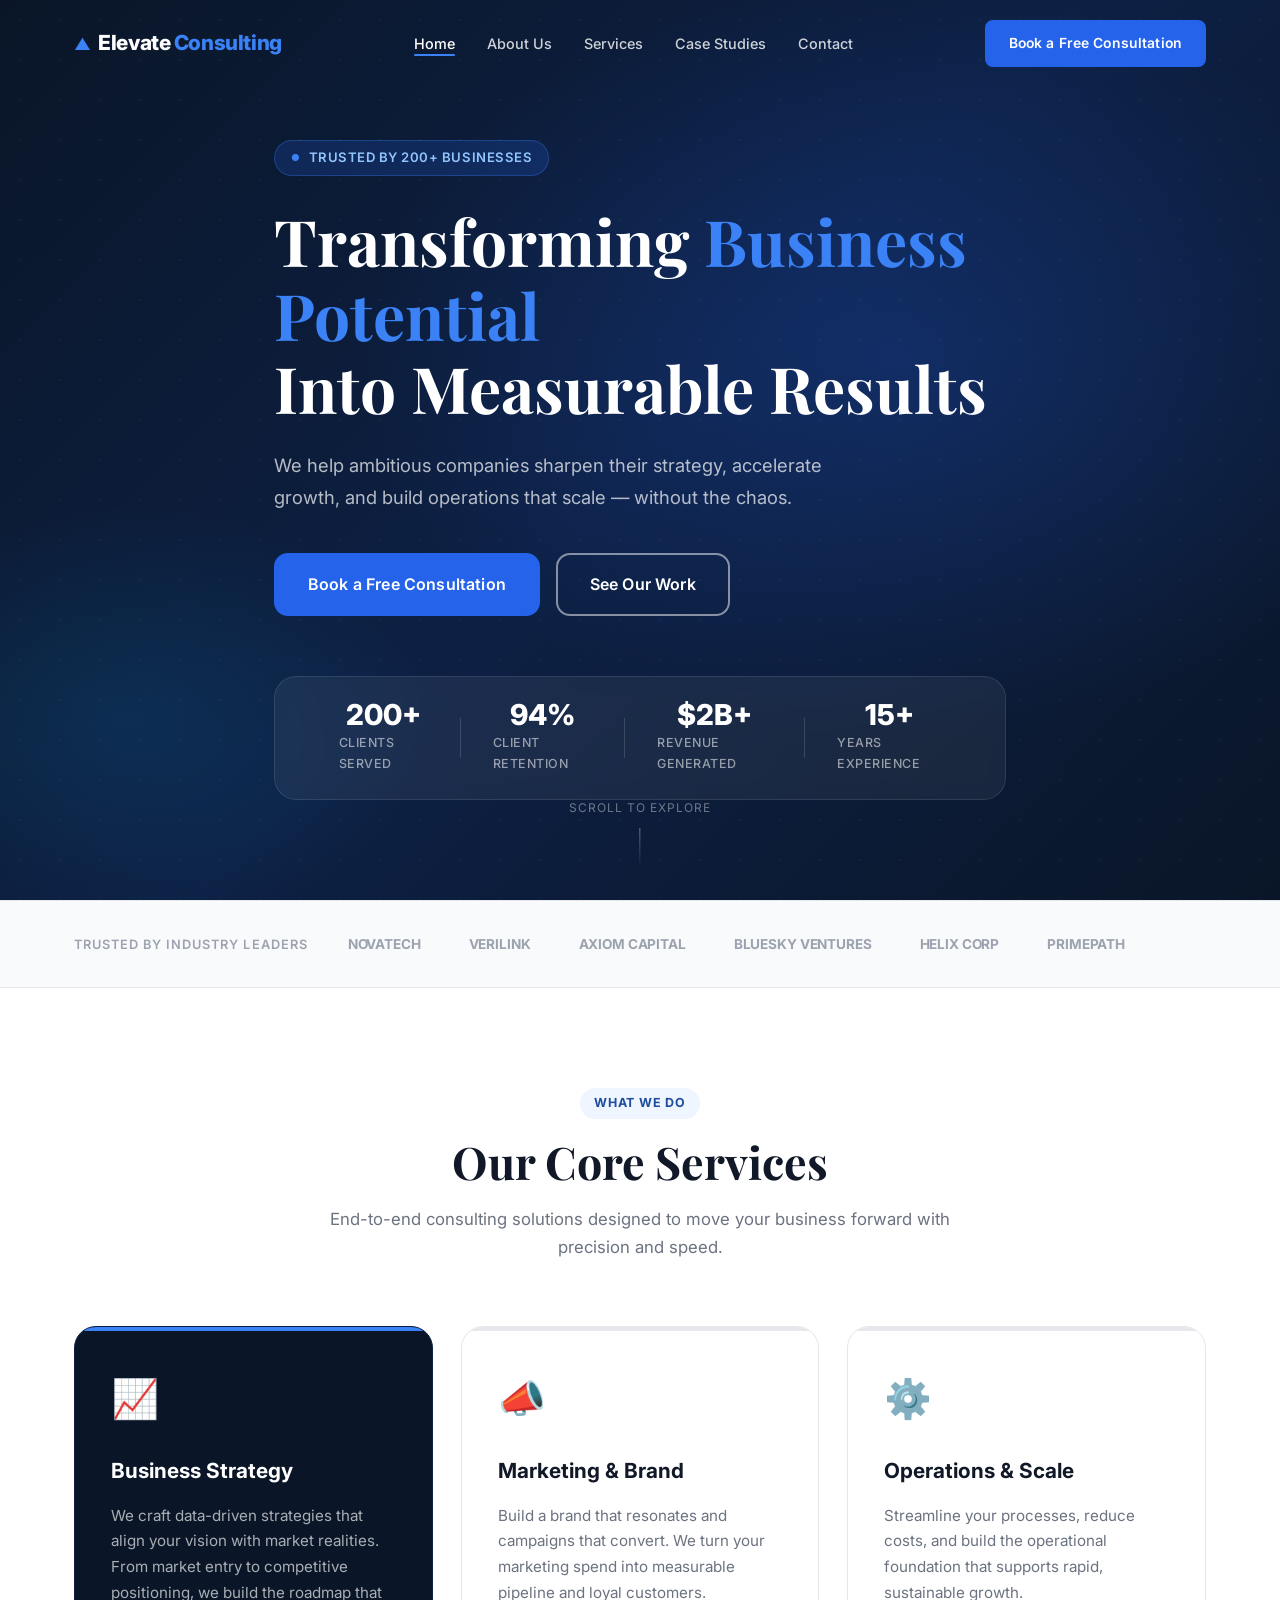
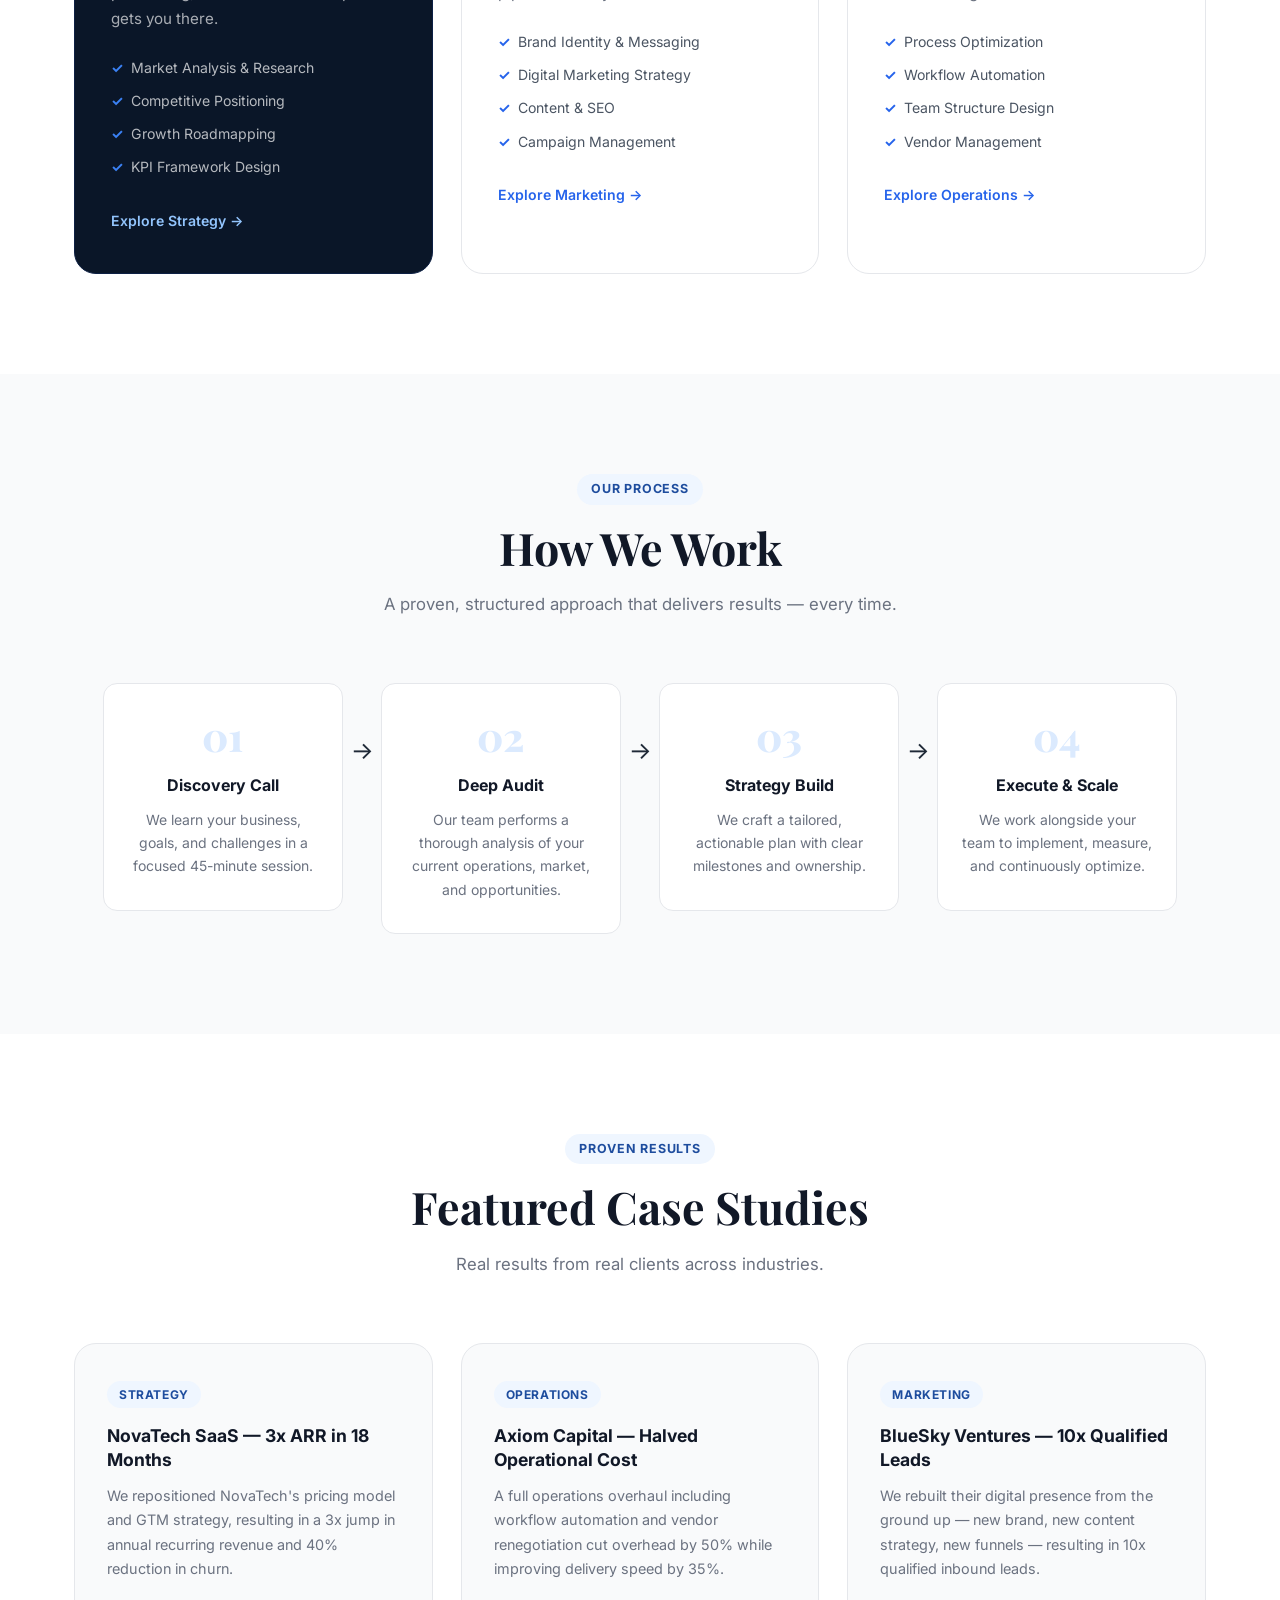
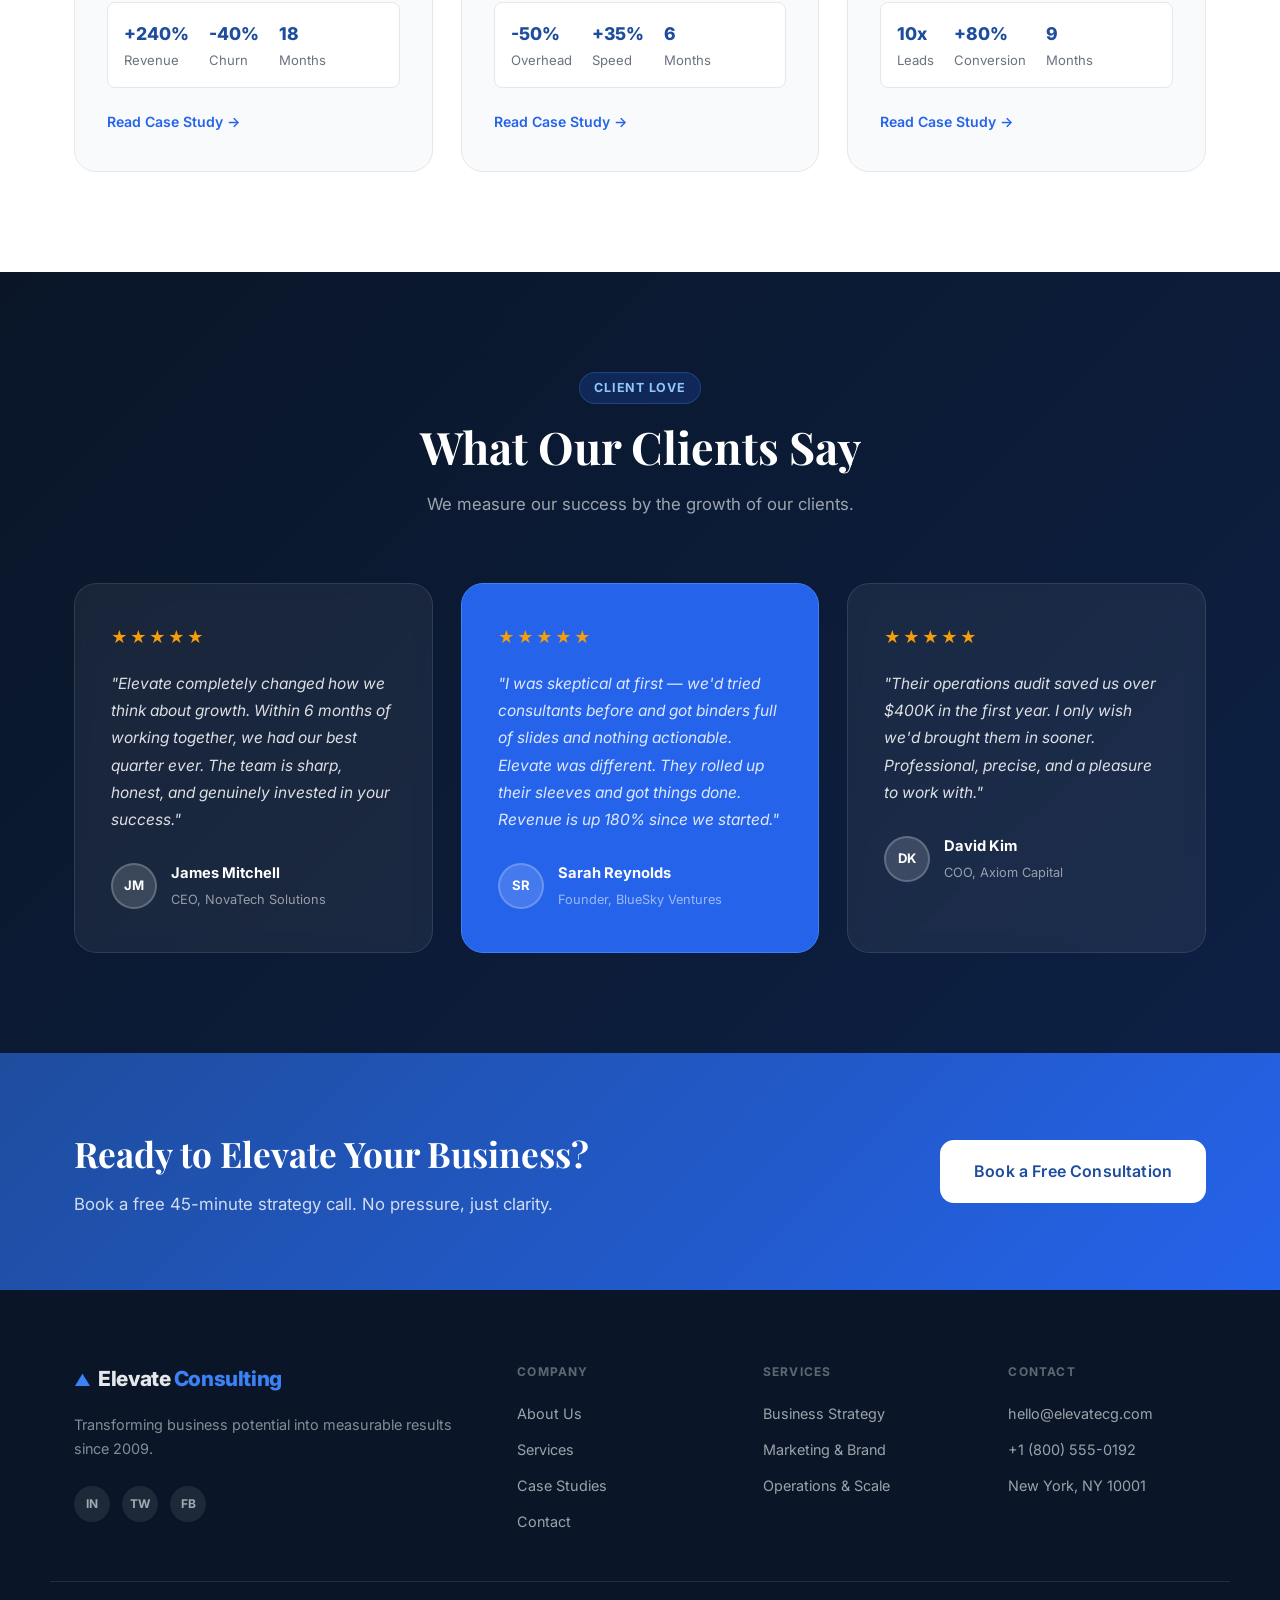
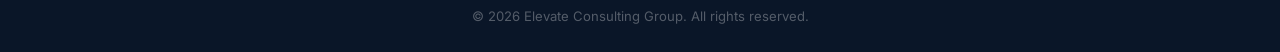
<file: index.html>
<!DOCTYPE html>
<html lang="en">
<head>
  <meta charset="UTF-8" />
  <meta name="viewport" content="width=device-width, initial-scale=1.0" />
  <title>Elevate Consulting Group</title>
  <link rel="stylesheet" href="style.css" />
  <link rel="preconnect" href="https://fonts.googleapis.com" />
  <link href="https://fonts.googleapis.com/css2?family=Inter:wght@300;400;500;600;700;800&family=Playfair+Display:wght@600;700&display=swap" rel="stylesheet" />
</head>
<body>

  <!-- ===== NAVBAR ===== -->
  <nav class="navbar">
    <div class="container nav-inner">
      <a href="index.html" class="logo">
        <span class="logo-icon">▲</span>
        Elevate<span class="logo-accent"> Consulting</span>
      </a>
      <ul class="nav-links">
        <li><a href="index.html" class="active">Home</a></li>
        <li><a href="about.html">About Us</a></li>
        <li><a href="services.html">Services</a></li>
        <li><a href="casestudies.html">Case Studies</a></li>
        <li><a href="contact.html">Contact</a></li>
      </ul>
      <a href="contact.html" class="btn btn-primary nav-cta">Book a Free Consultation</a>
      <button class="hamburger" onclick="toggleMenu()">&#9776;</button>
    </div>
    <div class="mobile-menu" id="mobileMenu">
      <a href="index.html">Home</a>
      <a href="about.html">About Us</a>
      <a href="services.html">Services</a>
      <a href="casestudies.html">Case Studies</a>
      <a href="contact.html">Contact</a>
      <a href="contact.html" class="btn btn-primary">Book a Consultation</a>
    </div>
  </nav>

  <!-- ===== HERO ===== -->
  <section class="hero">
    <div class="hero-bg"></div>
    <div class="container hero-content">
      <div class="hero-badge">Trusted by 200+ Businesses</div>
      <h1 class="hero-title">
        Transforming <span class="highlight">Business Potential</span><br />
        Into Measurable Results
      </h1>
      <p class="hero-sub">
        We help ambitious companies sharpen their strategy, accelerate growth,
        and build operations that scale — without the chaos.
      </p>
      <div class="hero-actions">
        <a href="contact.html" class="btn btn-primary btn-lg">Book a Free Consultation</a>
        <a href="casestudies.html" class="btn btn-outline btn-lg">See Our Work</a>
      </div>
      <div class="hero-stats">
        <div class="stat">
          <span class="stat-num">200+</span>
          <span class="stat-label">Clients Served</span>
        </div>
        <div class="stat-divider"></div>
        <div class="stat">
          <span class="stat-num">94%</span>
          <span class="stat-label">Client Retention</span>
        </div>
        <div class="stat-divider"></div>
        <div class="stat">
          <span class="stat-num">$2B+</span>
          <span class="stat-label">Revenue Generated</span>
        </div>
        <div class="stat-divider"></div>
        <div class="stat">
          <span class="stat-num">15+</span>
          <span class="stat-label">Years Experience</span>
        </div>
      </div>
    </div>
    <div class="hero-scroll">
      <span>Scroll to explore</span>
      <div class="scroll-line"></div>
    </div>
  </section>

  <!-- ===== TRUSTED BY ===== -->
  <section class="trusted">
    <div class="container">
      <p class="trusted-label">Trusted by industry leaders</p>
      <div class="logo-strip">
        <span>NovaTech</span>
        <span>Verilink</span>
        <span>Axiom Capital</span>
        <span>BlueSky Ventures</span>
        <span>Helix Corp</span>
        <span>PrimePath</span>
      </div>
    </div>
  </section>

  <!-- ===== SERVICES ===== -->
  <section class="section services-section" id="services">
    <div class="container">
      <div class="section-header">
        <span class="section-tag">What We Do</span>
        <h2 class="section-title">Our Core Services</h2>
        <p class="section-sub">End-to-end consulting solutions designed to move your business forward with precision and speed.</p>
      </div>
      <div class="services-grid">

        <div class="service-card featured">
          <div class="card-icon">📈</div>
          <h3>Business Strategy</h3>
          <p>We craft data-driven strategies that align your vision with market realities. From market entry to competitive positioning, we build the roadmap that gets you there.</p>
          <ul class="card-list">
            <li>Market Analysis & Research</li>
            <li>Competitive Positioning</li>
            <li>Growth Roadmapping</li>
            <li>KPI Framework Design</li>
          </ul>
          <a href="services.html" class="card-link">Explore Strategy →</a>
        </div>

        <div class="service-card">
          <div class="card-icon">📣</div>
          <h3>Marketing & Brand</h3>
          <p>Build a brand that resonates and campaigns that convert. We turn your marketing spend into measurable pipeline and loyal customers.</p>
          <ul class="card-list">
            <li>Brand Identity & Messaging</li>
            <li>Digital Marketing Strategy</li>
            <li>Content & SEO</li>
            <li>Campaign Management</li>
          </ul>
          <a href="services.html" class="card-link">Explore Marketing →</a>
        </div>

        <div class="service-card">
          <div class="card-icon">⚙️</div>
          <h3>Operations & Scale</h3>
          <p>Streamline your processes, reduce costs, and build the operational foundation that supports rapid, sustainable growth.</p>
          <ul class="card-list">
            <li>Process Optimization</li>
            <li>Workflow Automation</li>
            <li>Team Structure Design</li>
            <li>Vendor Management</li>
          </ul>
          <a href="services.html" class="card-link">Explore Operations →</a>
        </div>

      </div>
    </div>
  </section>

  <!-- ===== HOW IT WORKS ===== -->
  <section class="section how-section">
    <div class="container">
      <div class="section-header">
        <span class="section-tag">Our Process</span>
        <h2 class="section-title">How We Work</h2>
        <p class="section-sub">A proven, structured approach that delivers results — every time.</p>
      </div>
      <div class="steps-grid">
        <div class="step">
          <div class="step-num">01</div>
          <h4>Discovery Call</h4>
          <p>We learn your business, goals, and challenges in a focused 45-minute session.</p>
        </div>
        <div class="step-arrow">→</div>
        <div class="step">
          <div class="step-num">02</div>
          <h4>Deep Audit</h4>
          <p>Our team performs a thorough analysis of your current operations, market, and opportunities.</p>
        </div>
        <div class="step-arrow">→</div>
        <div class="step">
          <div class="step-num">03</div>
          <h4>Strategy Build</h4>
          <p>We craft a tailored, actionable plan with clear milestones and ownership.</p>
        </div>
        <div class="step-arrow">→</div>
        <div class="step">
          <div class="step-num">04</div>
          <h4>Execute & Scale</h4>
          <p>We work alongside your team to implement, measure, and continuously optimize.</p>
        </div>
      </div>
    </div>
  </section>

  <!-- ===== CASE STUDY PREVIEW ===== -->
  <section class="section cases-section">
    <div class="container">
      <div class="section-header">
        <span class="section-tag">Proven Results</span>
        <h2 class="section-title">Featured Case Studies</h2>
        <p class="section-sub">Real results from real clients across industries.</p>
      </div>
      <div class="cases-grid">
        <div class="case-card">
          <div class="case-tag">Strategy</div>
          <h3>NovaTech SaaS — 3x ARR in 18 Months</h3>
          <p>We repositioned NovaTech's pricing model and GTM strategy, resulting in a 3x jump in annual recurring revenue and 40% reduction in churn.</p>
          <div class="case-metrics">
            <span><strong>+240%</strong> Revenue</span>
            <span><strong>-40%</strong> Churn</span>
            <span><strong>18</strong> Months</span>
          </div>
          <a href="casestudies.html" class="card-link">Read Case Study →</a>
        </div>
        <div class="case-card">
          <div class="case-tag">Operations</div>
          <h3>Axiom Capital — Halved Operational Cost</h3>
          <p>A full operations overhaul including workflow automation and vendor renegotiation cut overhead by 50% while improving delivery speed by 35%.</p>
          <div class="case-metrics">
            <span><strong>-50%</strong> Overhead</span>
            <span><strong>+35%</strong> Speed</span>
            <span><strong>6</strong> Months</span>
          </div>
          <a href="casestudies.html" class="card-link">Read Case Study →</a>
        </div>
        <div class="case-card">
          <div class="case-tag">Marketing</div>
          <h3>BlueSky Ventures — 10x Qualified Leads</h3>
          <p>We rebuilt their digital presence from the ground up — new brand, new content strategy, new funnels — resulting in 10x qualified inbound leads.</p>
          <div class="case-metrics">
            <span><strong>10x</strong> Leads</span>
            <span><strong>+80%</strong> Conversion</span>
            <span><strong>9</strong> Months</span>
          </div>
          <a href="casestudies.html" class="card-link">Read Case Study →</a>
        </div>
      </div>
    </div>
  </section>

  <!-- ===== TESTIMONIALS ===== -->
  <section class="section testimonials-section">
    <div class="container">
      <div class="section-header">
        <span class="section-tag">Client Love</span>
        <h2 class="section-title">What Our Clients Say</h2>
        <p class="section-sub">We measure our success by the growth of our clients.</p>
      </div>
      <div class="testimonials-grid">

        <div class="testimonial-card">
          <div class="stars">★★★★★</div>
          <p class="testimonial-text">"Elevate completely changed how we think about growth. Within 6 months of working together, we had our best quarter ever. The team is sharp, honest, and genuinely invested in your success."</p>
          <div class="testimonial-author">
            <div class="author-avatar">JM</div>
            <div>
              <strong>James Mitchell</strong>
              <span>CEO, NovaTech Solutions</span>
            </div>
          </div>
        </div>

        <div class="testimonial-card featured-testimonial">
          <div class="stars">★★★★★</div>
          <p class="testimonial-text">"I was skeptical at first — we'd tried consultants before and got binders full of slides and nothing actionable. Elevate was different. They rolled up their sleeves and got things done. Revenue is up 180% since we started."</p>
          <div class="testimonial-author">
            <div class="author-avatar">SR</div>
            <div>
              <strong>Sarah Reynolds</strong>
              <span>Founder, BlueSky Ventures</span>
            </div>
          </div>
        </div>

        <div class="testimonial-card">
          <div class="stars">★★★★★</div>
          <p class="testimonial-text">"Their operations audit saved us over $400K in the first year. I only wish we'd brought them in sooner. Professional, precise, and a pleasure to work with."</p>
          <div class="testimonial-author">
            <div class="author-avatar">DK</div>
            <div>
              <strong>David Kim</strong>
              <span>COO, Axiom Capital</span>
            </div>
          </div>
        </div>

      </div>
    </div>
  </section>

  <!-- ===== CTA BANNER ===== -->
  <section class="cta-banner">
    <div class="container cta-inner">
      <div>
        <h2>Ready to Elevate Your Business?</h2>
        <p>Book a free 45-minute strategy call. No pressure, just clarity.</p>
      </div>
      <a href="contact.html" class="btn btn-white btn-lg">Book a Free Consultation</a>
    </div>
  </section>

  <!-- ===== FOOTER ===== -->
  <footer class="footer">
    <div class="container footer-inner">
      <div class="footer-brand">
        <a href="index.html" class="logo logo-light">
          <span class="logo-icon">▲</span>
          Elevate<span class="logo-accent"> Consulting</span>
        </a>
        <p>Transforming business potential into measurable results since 2009.</p>
        <div class="socials">
          <a href="#">in</a>
          <a href="#">tw</a>
          <a href="#">fb</a>
        </div>
      </div>
      <div class="footer-links">
        <h4>Company</h4>
        <a href="about.html">About Us</a>
        <a href="services.html">Services</a>
        <a href="casestudies.html">Case Studies</a>
        <a href="contact.html">Contact</a>
      </div>
      <div class="footer-links">
        <h4>Services</h4>
        <a href="services.html">Business Strategy</a>
        <a href="services.html">Marketing & Brand</a>
        <a href="services.html">Operations & Scale</a>
      </div>
      <div class="footer-links">
        <h4>Contact</h4>
        <a href="#">hello@elevatecg.com</a>
        <a href="#">+1 (800) 555-0192</a>
        <a href="#">New York, NY 10001</a>
      </div>
    </div>
    <div class="footer-bottom">
      <p>© 2026 Elevate Consulting Group. All rights reserved.</p>
    </div>
  </footer>

  <script>
    function toggleMenu() {
      const menu = document.getElementById('mobileMenu');
      menu.classList.toggle('open');
    }
    // Navbar scroll effect
    window.addEventListener('scroll', () => {
      const nav = document.querySelector('.navbar');
      nav.classList.toggle('scrolled', window.scrollY > 40);
    });
  </script>
</body>
</html>
</file>
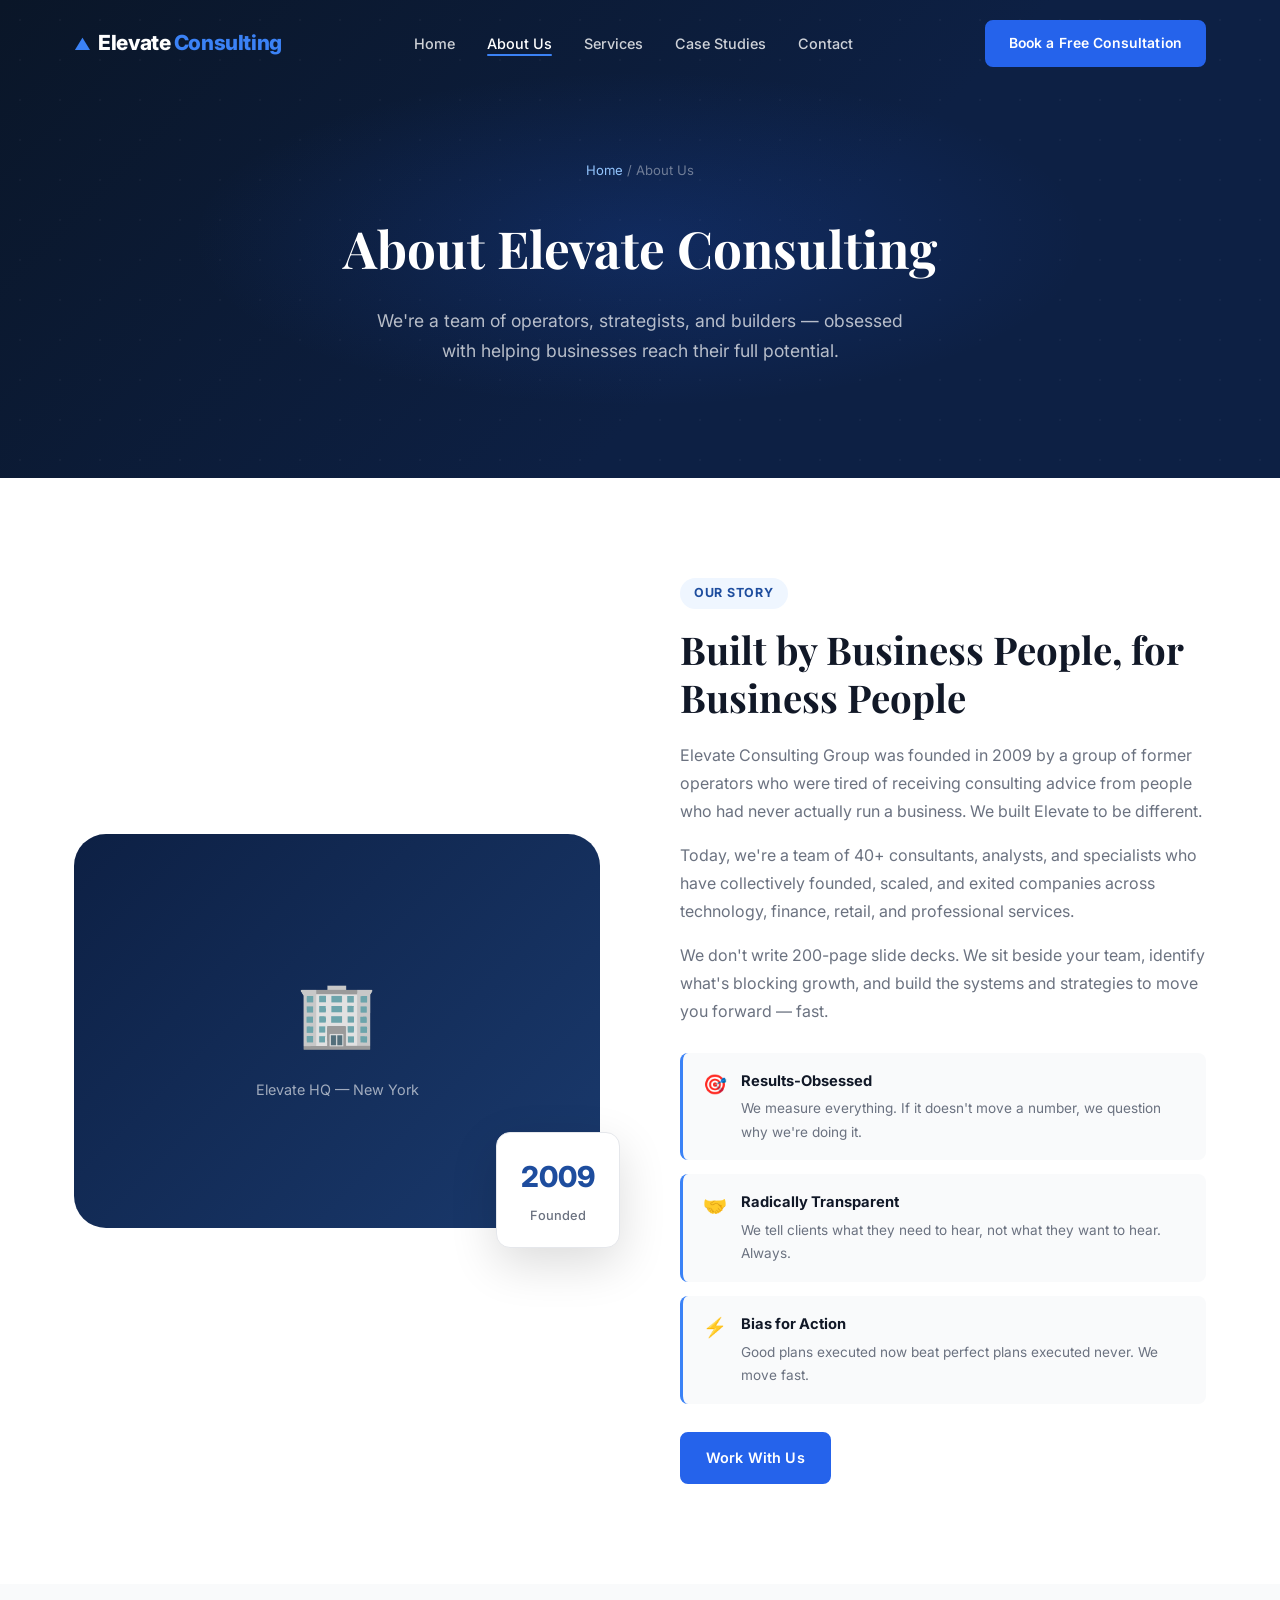
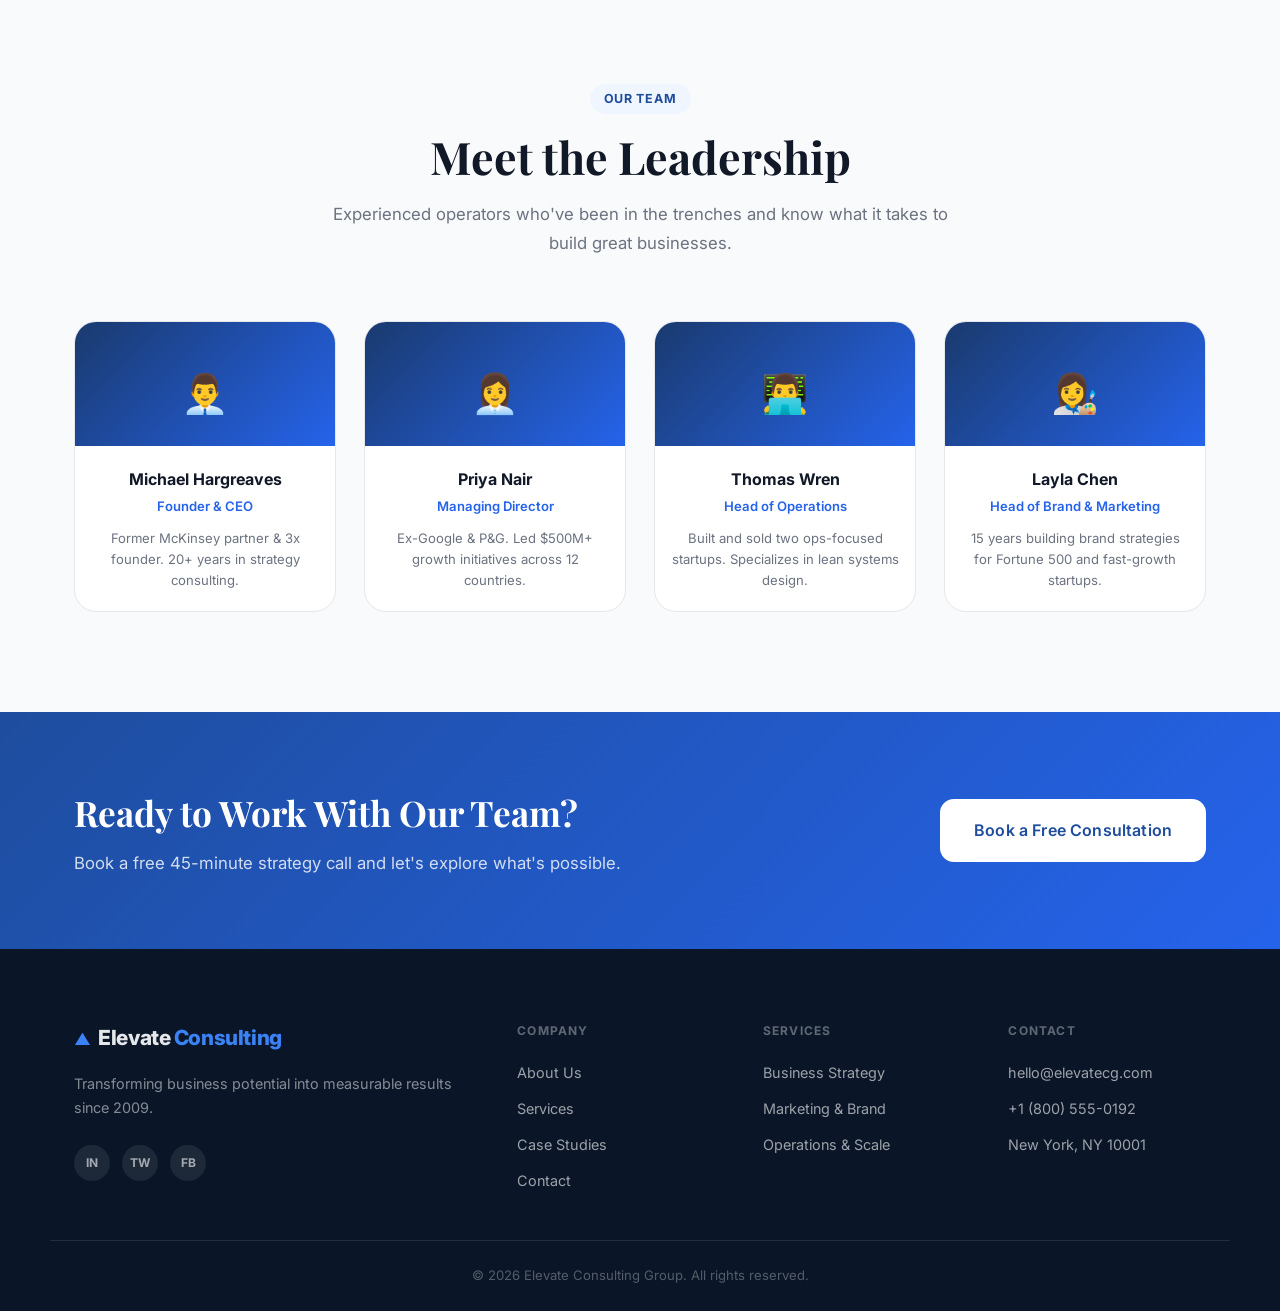
<file: about.html>
<!DOCTYPE html>
<html lang="en">
<head>
  <meta charset="UTF-8" />
  <meta name="viewport" content="width=device-width, initial-scale=1.0" />
  <title>About Us — Elevate Consulting Group</title>
  <link rel="stylesheet" href="style.css" />
  <link rel="preconnect" href="https://fonts.googleapis.com" />
  <link href="https://fonts.googleapis.com/css2?family=Inter:wght@300;400;500;600;700;800&family=Playfair+Display:wght@600;700&display=swap" rel="stylesheet" />
</head>
<body>

  <!-- NAVBAR -->
  <nav class="navbar scrolled">
    <div class="container nav-inner">
      <a href="index.html" class="logo">
        <span class="logo-icon">▲</span>
        Elevate<span class="logo-accent"> Consulting</span>
      </a>
      <ul class="nav-links">
        <li><a href="index.html">Home</a></li>
        <li><a href="about.html" class="active">About Us</a></li>
        <li><a href="services.html">Services</a></li>
        <li><a href="casestudies.html">Case Studies</a></li>
        <li><a href="contact.html">Contact</a></li>
      </ul>
      <a href="contact.html" class="btn btn-primary nav-cta">Book a Free Consultation</a>
      <button class="hamburger" onclick="toggleMenu()">&#9776;</button>
    </div>
    <div class="mobile-menu" id="mobileMenu">
      <a href="index.html">Home</a>
      <a href="about.html">About Us</a>
      <a href="services.html">Services</a>
      <a href="casestudies.html">Case Studies</a>
      <a href="contact.html">Contact</a>
      <a href="contact.html" class="btn btn-primary">Book a Consultation</a>
    </div>
  </nav>

  <!-- PAGE HERO -->
  <section class="page-hero">
    <div class="container page-hero-content">
      <div class="breadcrumb"><a href="index.html">Home</a> / About Us</div>
      <h1>About Elevate Consulting</h1>
      <p>We're a team of operators, strategists, and builders — obsessed with helping businesses reach their full potential.</p>
    </div>
  </section>

  <!-- ABOUT INTRO -->
  <section class="about-intro">
    <div class="container">
      <div class="about-grid">
        <div class="about-visual">
          <div class="about-img-placeholder">
            <span class="big-icon">🏢</span>
            <p>Elevate HQ — New York</p>
          </div>
          <div class="about-badge-float">
            <strong>2009</strong>
            <span>Founded</span>
          </div>
        </div>
        <div class="about-text">
          <span class="section-tag">Our Story</span>
          <h2>Built by Business People, for Business People</h2>
          <p>Elevate Consulting Group was founded in 2009 by a group of former operators who were tired of receiving consulting advice from people who had never actually run a business. We built Elevate to be different.</p>
          <p>Today, we're a team of 40+ consultants, analysts, and specialists who have collectively founded, scaled, and exited companies across technology, finance, retail, and professional services.</p>
          <p>We don't write 200-page slide decks. We sit beside your team, identify what's blocking growth, and build the systems and strategies to move you forward — fast.</p>
          <div class="values-list">
            <div class="value-item">
              <span class="value-icon">🎯</span>
              <div>
                <h4>Results-Obsessed</h4>
                <p>We measure everything. If it doesn't move a number, we question why we're doing it.</p>
              </div>
            </div>
            <div class="value-item">
              <span class="value-icon">🤝</span>
              <div>
                <h4>Radically Transparent</h4>
                <p>We tell clients what they need to hear, not what they want to hear. Always.</p>
              </div>
            </div>
            <div class="value-item">
              <span class="value-icon">⚡</span>
              <div>
                <h4>Bias for Action</h4>
                <p>Good plans executed now beat perfect plans executed never. We move fast.</p>
              </div>
            </div>
          </div>
          <a href="contact.html" class="btn btn-primary">Work With Us</a>
        </div>
      </div>
    </div>
  </section>

  <!-- TEAM -->
  <section class="team-section">
    <div class="container">
      <div class="section-header">
        <span class="section-tag">Our Team</span>
        <h2 class="section-title">Meet the Leadership</h2>
        <p class="section-sub">Experienced operators who've been in the trenches and know what it takes to build great businesses.</p>
      </div>
      <div class="team-grid">
        <div class="team-card">
          <div class="team-avatar">👨‍💼</div>
          <div class="team-info">
            <h4>Michael Hargreaves</h4>
            <span>Founder & CEO</span>
            <p>Former McKinsey partner & 3x founder. 20+ years in strategy consulting.</p>
          </div>
        </div>
        <div class="team-card">
          <div class="team-avatar">👩‍💼</div>
          <div class="team-info">
            <h4>Priya Nair</h4>
            <span>Managing Director</span>
            <p>Ex-Google & P&G. Led $500M+ growth initiatives across 12 countries.</p>
          </div>
        </div>
        <div class="team-card">
          <div class="team-avatar">👨‍💻</div>
          <div class="team-info">
            <h4>Thomas Wren</h4>
            <span>Head of Operations</span>
            <p>Built and sold two ops-focused startups. Specializes in lean systems design.</p>
          </div>
        </div>
        <div class="team-card">
          <div class="team-avatar">👩‍🎨</div>
          <div class="team-info">
            <h4>Layla Chen</h4>
            <span>Head of Brand & Marketing</span>
            <p>15 years building brand strategies for Fortune 500 and fast-growth startups.</p>
          </div>
        </div>
      </div>
    </div>
  </section>

  <!-- CTA BANNER -->
  <section class="cta-banner">
    <div class="container cta-inner">
      <div>
        <h2>Ready to Work With Our Team?</h2>
        <p>Book a free 45-minute strategy call and let's explore what's possible.</p>
      </div>
      <a href="contact.html" class="btn btn-white btn-lg">Book a Free Consultation</a>
    </div>
  </section>

  <!-- FOOTER -->
  <footer class="footer">
    <div class="container footer-inner">
      <div class="footer-brand">
        <a href="index.html" class="logo logo-light">
          <span class="logo-icon">▲</span>
          Elevate<span class="logo-accent"> Consulting</span>
        </a>
        <p>Transforming business potential into measurable results since 2009.</p>
        <div class="socials">
          <a href="#">in</a><a href="#">tw</a><a href="#">fb</a>
        </div>
      </div>
      <div class="footer-links">
        <h4>Company</h4>
        <a href="about.html">About Us</a>
        <a href="services.html">Services</a>
        <a href="casestudies.html">Case Studies</a>
        <a href="contact.html">Contact</a>
      </div>
      <div class="footer-links">
        <h4>Services</h4>
        <a href="services.html">Business Strategy</a>
        <a href="services.html">Marketing & Brand</a>
        <a href="services.html">Operations & Scale</a>
      </div>
      <div class="footer-links">
        <h4>Contact</h4>
        <a href="#">hello@elevatecg.com</a>
        <a href="#">+1 (800) 555-0192</a>
        <a href="#">New York, NY 10001</a>
      </div>
    </div>
    <div class="footer-bottom">
      <p>© 2026 Elevate Consulting Group. All rights reserved.</p>
    </div>
  </footer>

  <script>
    function toggleMenu() {
      document.getElementById('mobileMenu').classList.toggle('open');
    }
    window.addEventListener('scroll', () => {
      document.querySelector('.navbar').classList.toggle('scrolled', window.scrollY > 40);
    });
  </script>
</body>
</html>
</file>
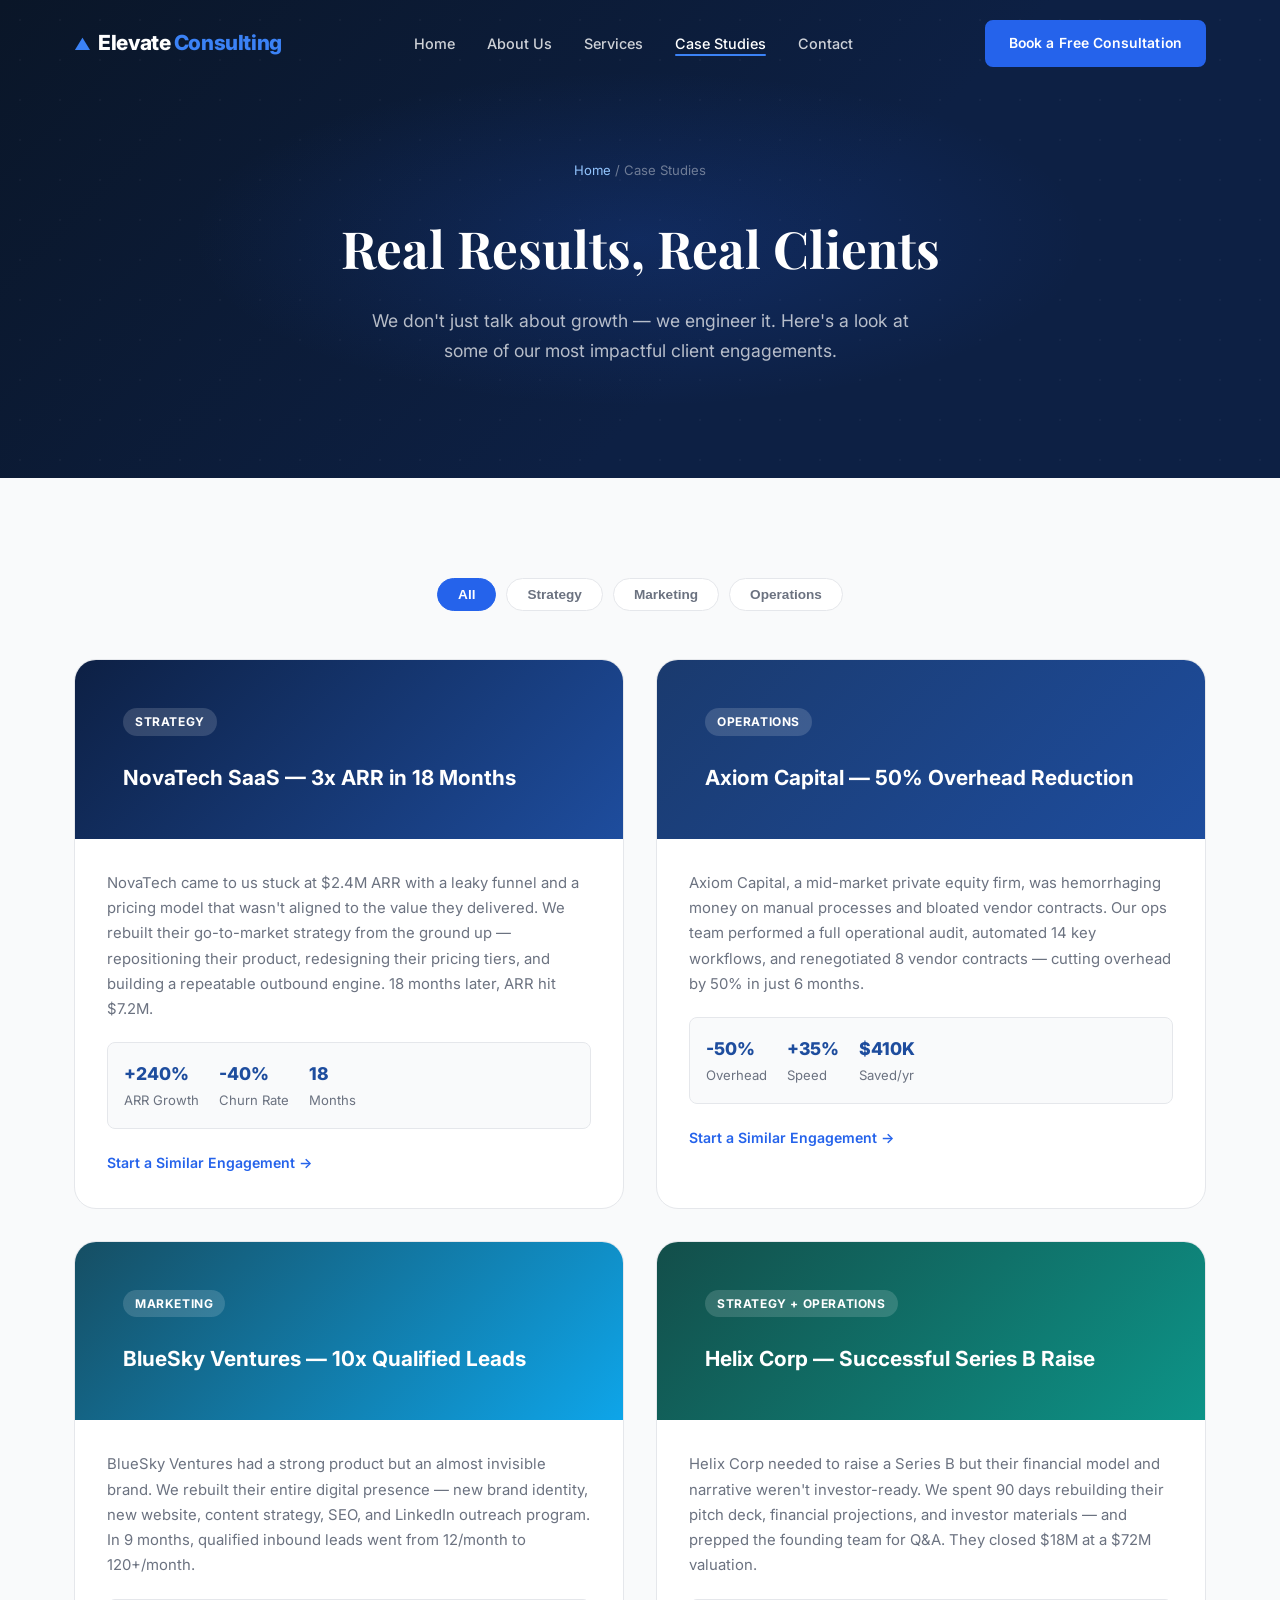
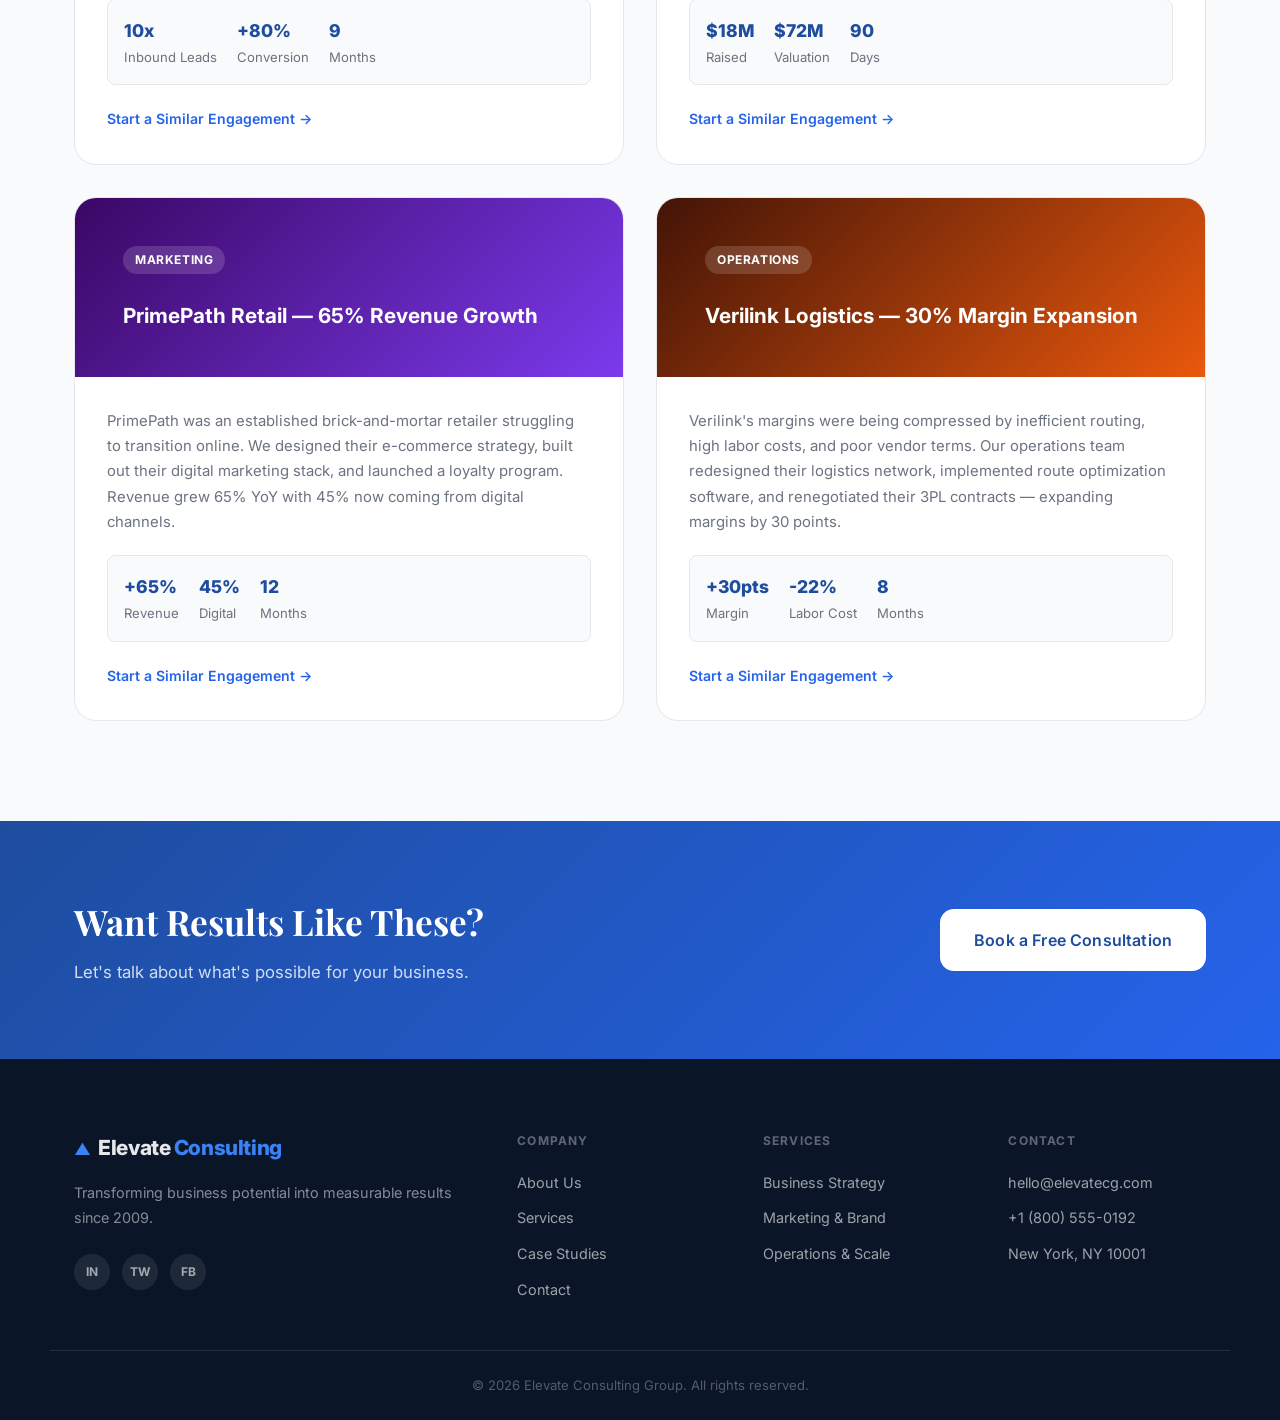
<file: casestudies.html>
<!DOCTYPE html>
<html lang="en">
<head>
  <meta charset="UTF-8" />
  <meta name="viewport" content="width=device-width, initial-scale=1.0" />
  <title>Case Studies — Elevate Consulting Group</title>
  <link rel="stylesheet" href="style.css" />
  <link rel="preconnect" href="https://fonts.googleapis.com" />
  <link href="https://fonts.googleapis.com/css2?family=Inter:wght@300;400;500;600;700;800&family=Playfair+Display:wght@600;700&display=swap" rel="stylesheet" />
</head>
<body>

  <!-- NAVBAR -->
  <nav class="navbar scrolled">
    <div class="container nav-inner">
      <a href="index.html" class="logo">
        <span class="logo-icon">▲</span>
        Elevate<span class="logo-accent"> Consulting</span>
      </a>
      <ul class="nav-links">
        <li><a href="index.html">Home</a></li>
        <li><a href="about.html">About Us</a></li>
        <li><a href="services.html">Services</a></li>
        <li><a href="casestudies.html" class="active">Case Studies</a></li>
        <li><a href="contact.html">Contact</a></li>
      </ul>
      <a href="contact.html" class="btn btn-primary nav-cta">Book a Free Consultation</a>
      <button class="hamburger" onclick="toggleMenu()">&#9776;</button>
    </div>
    <div class="mobile-menu" id="mobileMenu">
      <a href="index.html">Home</a>
      <a href="about.html">About Us</a>
      <a href="services.html">Services</a>
      <a href="casestudies.html">Case Studies</a>
      <a href="contact.html">Contact</a>
      <a href="contact.html" class="btn btn-primary">Book a Consultation</a>
    </div>
  </nav>

  <!-- PAGE HERO -->
  <section class="page-hero">
    <div class="container page-hero-content">
      <div class="breadcrumb"><a href="index.html">Home</a> / Case Studies</div>
      <h1>Real Results, Real Clients</h1>
      <p>We don't just talk about growth — we engineer it. Here's a look at some of our most impactful client engagements.</p>
    </div>
  </section>

  <!-- CASE STUDIES GRID -->
  <section class="case-studies-grid section" style="background:var(--gray-50);">
    <div class="container">
      <div class="cs-filters">
        <button class="cs-filter-btn active">All</button>
        <button class="cs-filter-btn">Strategy</button>
        <button class="cs-filter-btn">Marketing</button>
        <button class="cs-filter-btn">Operations</button>
      </div>

      <div class="cs-main-grid">

        <div class="cs-card">
          <div class="cs-card-visual">
            <div class="case-tag">Strategy</div>
            <h3>NovaTech SaaS — 3x ARR in 18 Months</h3>
          </div>
          <div class="cs-card-body">
            <p>NovaTech came to us stuck at $2.4M ARR with a leaky funnel and a pricing model that wasn't aligned to the value they delivered. We rebuilt their go-to-market strategy from the ground up — repositioning their product, redesigning their pricing tiers, and building a repeatable outbound engine. 18 months later, ARR hit $7.2M.</p>
            <div class="case-metrics">
              <span><strong>+240%</strong>ARR Growth</span>
              <span><strong>-40%</strong>Churn Rate</span>
              <span><strong>18</strong>Months</span>
            </div>
            <a href="contact.html" class="card-link">Start a Similar Engagement →</a>
          </div>
        </div>

        <div class="cs-card">
          <div class="cs-card-visual" style="background:linear-gradient(135deg,#1a3a6e 0%,#1e4d9e 100%);">
            <div class="case-tag">Operations</div>
            <h3>Axiom Capital — 50% Overhead Reduction</h3>
          </div>
          <div class="cs-card-body">
            <p>Axiom Capital, a mid-market private equity firm, was hemorrhaging money on manual processes and bloated vendor contracts. Our ops team performed a full operational audit, automated 14 key workflows, and renegotiated 8 vendor contracts — cutting overhead by 50% in just 6 months.</p>
            <div class="case-metrics">
              <span><strong>-50%</strong>Overhead</span>
              <span><strong>+35%</strong>Speed</span>
              <span><strong>$410K</strong>Saved/yr</span>
            </div>
            <a href="contact.html" class="card-link">Start a Similar Engagement →</a>
          </div>
        </div>

        <div class="cs-card">
          <div class="cs-card-visual" style="background:linear-gradient(135deg,#164e63 0%,#0ea5e9 100%);">
            <div class="case-tag">Marketing</div>
            <h3>BlueSky Ventures — 10x Qualified Leads</h3>
          </div>
          <div class="cs-card-body">
            <p>BlueSky Ventures had a strong product but an almost invisible brand. We rebuilt their entire digital presence — new brand identity, new website, content strategy, SEO, and LinkedIn outreach program. In 9 months, qualified inbound leads went from 12/month to 120+/month.</p>
            <div class="case-metrics">
              <span><strong>10x</strong>Inbound Leads</span>
              <span><strong>+80%</strong>Conversion</span>
              <span><strong>9</strong>Months</span>
            </div>
            <a href="contact.html" class="card-link">Start a Similar Engagement →</a>
          </div>
        </div>

        <div class="cs-card">
          <div class="cs-card-visual" style="background:linear-gradient(135deg,#134e4a 0%,#0d9488 100%);">
            <div class="case-tag">Strategy + Operations</div>
            <h3>Helix Corp — Successful Series B Raise</h3>
          </div>
          <div class="cs-card-body">
            <p>Helix Corp needed to raise a Series B but their financial model and narrative weren't investor-ready. We spent 90 days rebuilding their pitch deck, financial projections, and investor materials — and prepped the founding team for Q&A. They closed $18M at a $72M valuation.</p>
            <div class="case-metrics">
              <span><strong>$18M</strong>Raised</span>
              <span><strong>$72M</strong>Valuation</span>
              <span><strong>90</strong>Days</span>
            </div>
            <a href="contact.html" class="card-link">Start a Similar Engagement →</a>
          </div>
        </div>

        <div class="cs-card">
          <div class="cs-card-visual" style="background:linear-gradient(135deg,#3b0764 0%,#7c3aed 100%);">
            <div class="case-tag">Marketing</div>
            <h3>PrimePath Retail — 65% Revenue Growth</h3>
          </div>
          <div class="cs-card-body">
            <p>PrimePath was an established brick-and-mortar retailer struggling to transition online. We designed their e-commerce strategy, built out their digital marketing stack, and launched a loyalty program. Revenue grew 65% YoY with 45% now coming from digital channels.</p>
            <div class="case-metrics">
              <span><strong>+65%</strong>Revenue</span>
              <span><strong>45%</strong>Digital</span>
              <span><strong>12</strong>Months</span>
            </div>
            <a href="contact.html" class="card-link">Start a Similar Engagement →</a>
          </div>
        </div>

        <div class="cs-card">
          <div class="cs-card-visual" style="background:linear-gradient(135deg,#431407 0%,#ea580c 100%);">
            <div class="case-tag">Operations</div>
            <h3>Verilink Logistics — 30% Margin Expansion</h3>
          </div>
          <div class="cs-card-body">
            <p>Verilink's margins were being compressed by inefficient routing, high labor costs, and poor vendor terms. Our operations team redesigned their logistics network, implemented route optimization software, and renegotiated their 3PL contracts — expanding margins by 30 points.</p>
            <div class="case-metrics">
              <span><strong>+30pts</strong>Margin</span>
              <span><strong>-22%</strong>Labor Cost</span>
              <span><strong>8</strong>Months</span>
            </div>
            <a href="contact.html" class="card-link">Start a Similar Engagement →</a>
          </div>
        </div>

      </div>
    </div>
  </section>

  <!-- CTA BANNER -->
  <section class="cta-banner">
    <div class="container cta-inner">
      <div>
        <h2>Want Results Like These?</h2>
        <p>Let's talk about what's possible for your business.</p>
      </div>
      <a href="contact.html" class="btn btn-white btn-lg">Book a Free Consultation</a>
    </div>
  </section>

  <!-- FOOTER -->
  <footer class="footer">
    <div class="container footer-inner">
      <div class="footer-brand">
        <a href="index.html" class="logo logo-light">
          <span class="logo-icon">▲</span>
          Elevate<span class="logo-accent"> Consulting</span>
        </a>
        <p>Transforming business potential into measurable results since 2009.</p>
        <div class="socials">
          <a href="#">in</a><a href="#">tw</a><a href="#">fb</a>
        </div>
      </div>
      <div class="footer-links">
        <h4>Company</h4>
        <a href="about.html">About Us</a>
        <a href="services.html">Services</a>
        <a href="casestudies.html">Case Studies</a>
        <a href="contact.html">Contact</a>
      </div>
      <div class="footer-links">
        <h4>Services</h4>
        <a href="services.html">Business Strategy</a>
        <a href="services.html">Marketing & Brand</a>
        <a href="services.html">Operations & Scale</a>
      </div>
      <div class="footer-links">
        <h4>Contact</h4>
        <a href="#">hello@elevatecg.com</a>
        <a href="#">+1 (800) 555-0192</a>
        <a href="#">New York, NY 10001</a>
      </div>
    </div>
    <div class="footer-bottom">
      <p>© 2026 Elevate Consulting Group. All rights reserved.</p>
    </div>
  </footer>

  <script>
    function toggleMenu() {
      document.getElementById('mobileMenu').classList.toggle('open');
    }
    window.addEventListener('scroll', () => {
      document.querySelector('.navbar').classList.toggle('scrolled', window.scrollY > 40);
    });
    document.querySelectorAll('.cs-filter-btn').forEach(btn => {
      btn.addEventListener('click', () => {
        document.querySelectorAll('.cs-filter-btn').forEach(b => b.classList.remove('active'));
        btn.classList.add('active');
      });
    });
  </script>
</body>
</html>
</file>
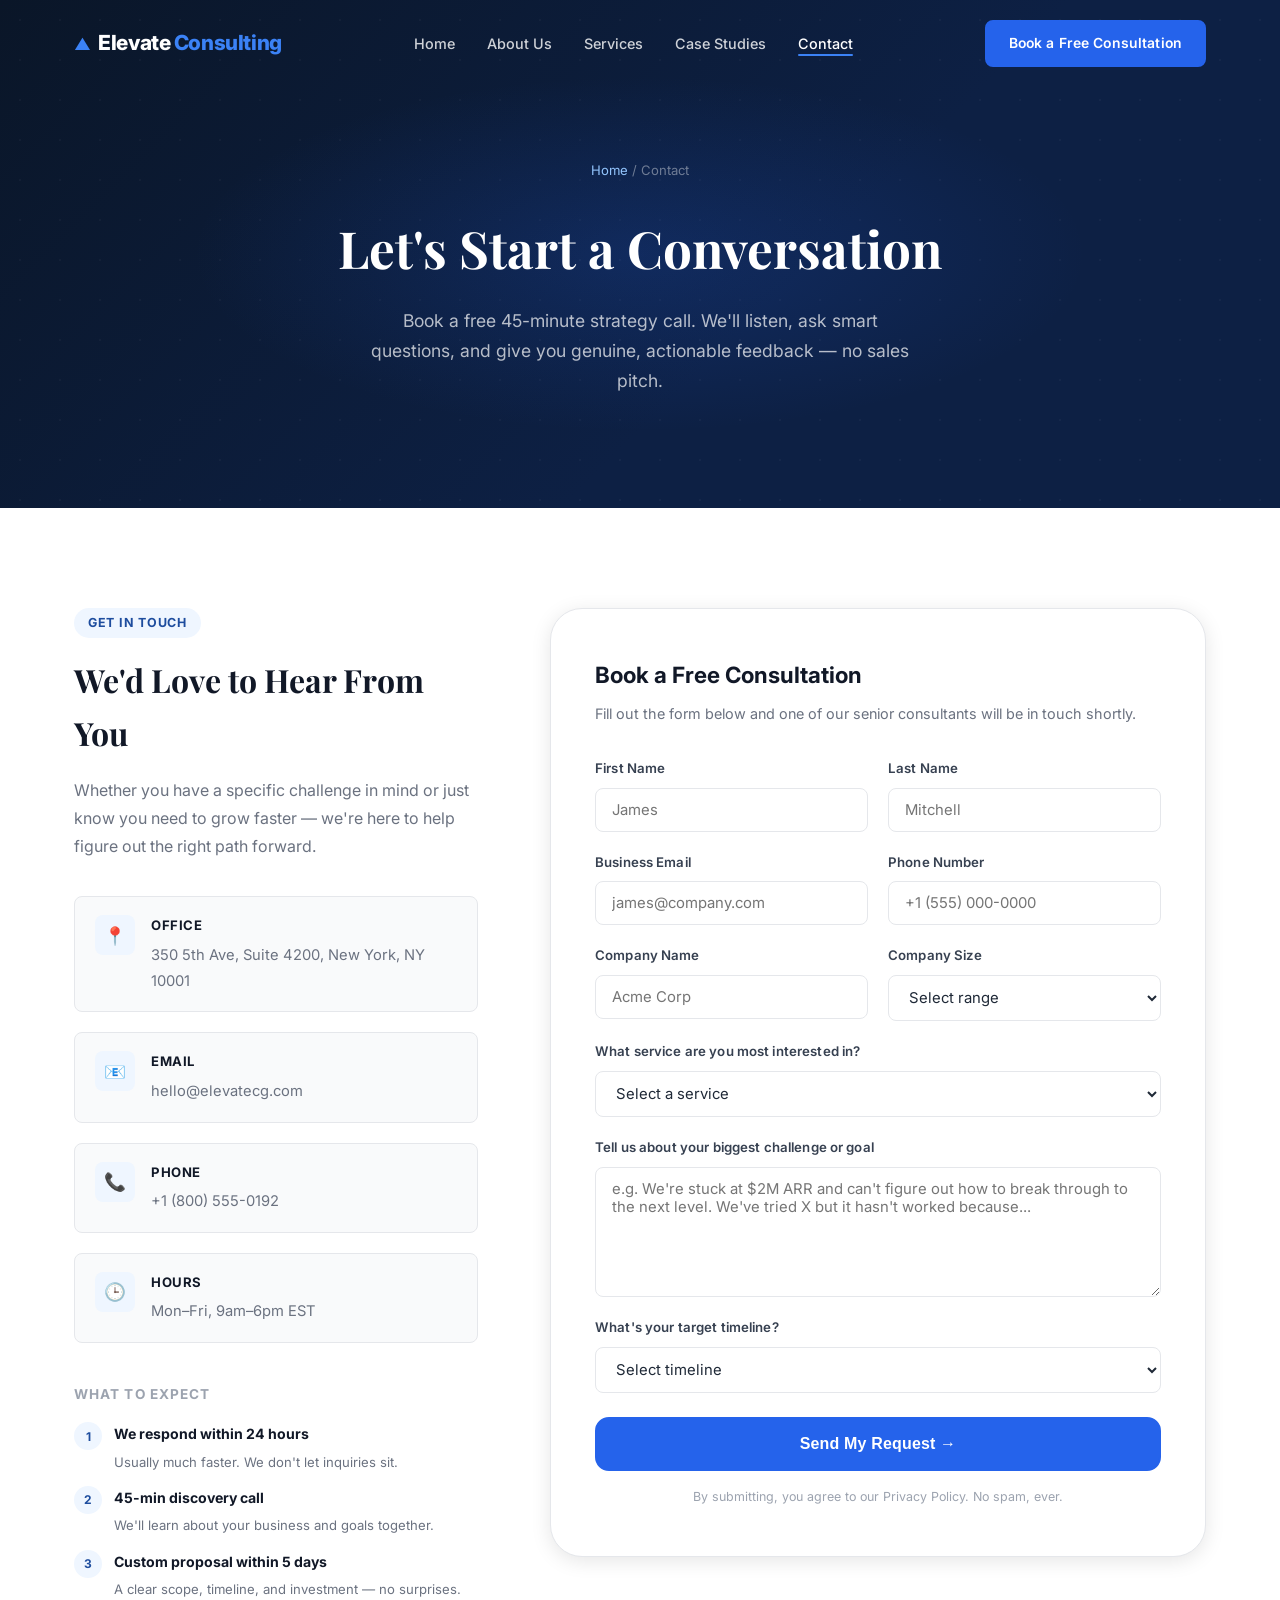
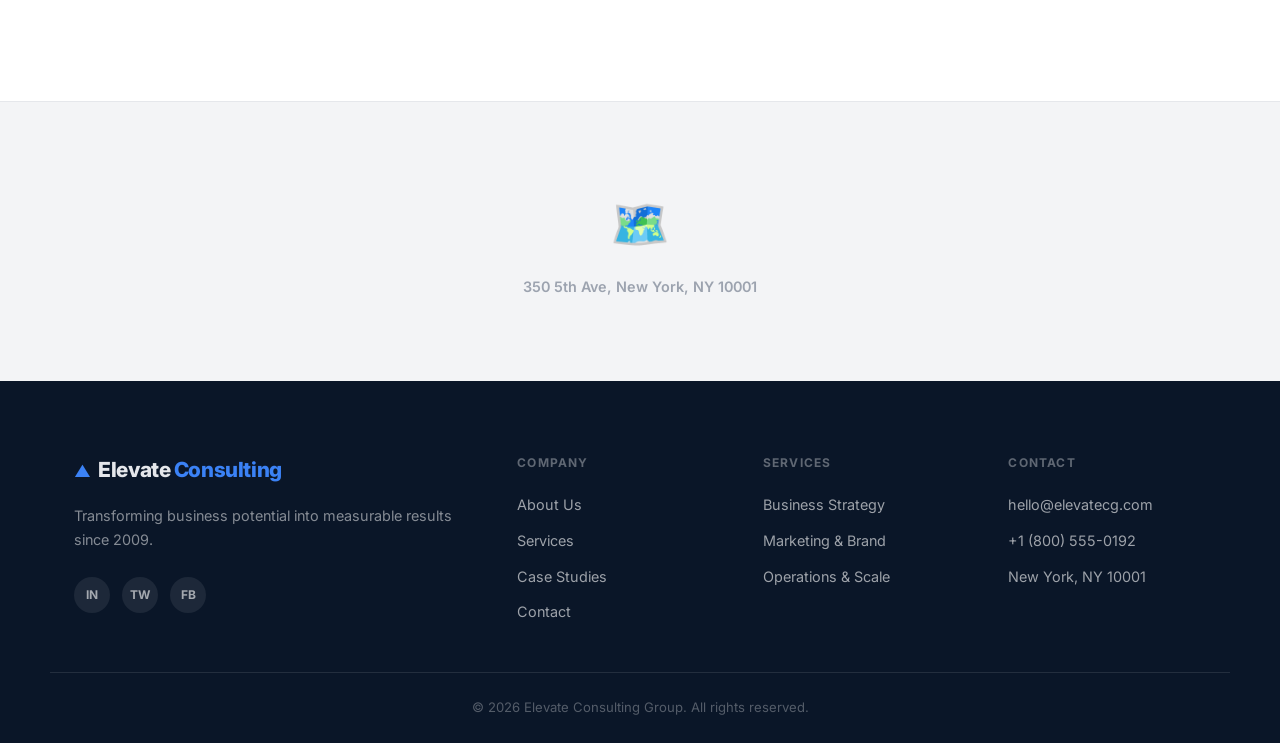
<file: contact.html>
<!DOCTYPE html>
<html lang="en">
<head>
  <meta charset="UTF-8" />
  <meta name="viewport" content="width=device-width, initial-scale=1.0" />
  <title>Contact — Elevate Consulting Group</title>
  <link rel="stylesheet" href="style.css" />
  <link rel="preconnect" href="https://fonts.googleapis.com" />
  <link href="https://fonts.googleapis.com/css2?family=Inter:wght@300;400;500;600;700;800&family=Playfair+Display:wght@600;700&display=swap" rel="stylesheet" />
</head>
<body>

  <!-- NAVBAR -->
  <nav class="navbar scrolled">
    <div class="container nav-inner">
      <a href="index.html" class="logo">
        <span class="logo-icon">▲</span>
        Elevate<span class="logo-accent"> Consulting</span>
      </a>
      <ul class="nav-links">
        <li><a href="index.html">Home</a></li>
        <li><a href="about.html">About Us</a></li>
        <li><a href="services.html">Services</a></li>
        <li><a href="casestudies.html">Case Studies</a></li>
        <li><a href="contact.html" class="active">Contact</a></li>
      </ul>
      <a href="contact.html" class="btn btn-primary nav-cta">Book a Free Consultation</a>
      <button class="hamburger" onclick="toggleMenu()">&#9776;</button>
    </div>
    <div class="mobile-menu" id="mobileMenu">
      <a href="index.html">Home</a>
      <a href="about.html">About Us</a>
      <a href="services.html">Services</a>
      <a href="casestudies.html">Case Studies</a>
      <a href="contact.html">Contact</a>
      <a href="contact.html" class="btn btn-primary">Book a Consultation</a>
    </div>
  </nav>

  <!-- PAGE HERO -->
  <section class="page-hero">
    <div class="container page-hero-content">
      <div class="breadcrumb"><a href="index.html">Home</a> / Contact</div>
      <h1>Let's Start a Conversation</h1>
      <p>Book a free 45-minute strategy call. We'll listen, ask smart questions, and give you genuine, actionable feedback — no sales pitch.</p>
    </div>
  </section>

  <!-- CONTACT SECTION -->
  <section class="contact-section">
    <div class="container">
      <div class="contact-layout">

        <!-- Info -->
        <div class="contact-info">
          <span class="section-tag">Get In Touch</span>
          <h2>We'd Love to Hear From You</h2>
          <p>Whether you have a specific challenge in mind or just know you need to grow faster — we're here to help figure out the right path forward.</p>
          <div class="contact-details">
            <div class="contact-item">
              <div class="contact-item-icon">📍</div>
              <div class="contact-item-text">
                <strong>Office</strong>
                <span>350 5th Ave, Suite 4200, New York, NY 10001</span>
              </div>
            </div>
            <div class="contact-item">
              <div class="contact-item-icon">📧</div>
              <div class="contact-item-text">
                <strong>Email</strong>
                <span>hello@elevatecg.com</span>
              </div>
            </div>
            <div class="contact-item">
              <div class="contact-item-icon">📞</div>
              <div class="contact-item-text">
                <strong>Phone</strong>
                <span>+1 (800) 555-0192</span>
              </div>
            </div>
            <div class="contact-item">
              <div class="contact-item-icon">🕒</div>
              <div class="contact-item-text">
                <strong>Hours</strong>
                <span>Mon–Fri, 9am–6pm EST</span>
              </div>
            </div>
          </div>

          <div style="margin-top:40px;">
            <p style="font-size:0.85rem;font-weight:700;text-transform:uppercase;letter-spacing:.08em;color:var(--gray-400);margin-bottom:16px;">What to expect</p>
            <div style="display:flex;flex-direction:column;gap:12px;">
              <div style="display:flex;gap:12px;align-items:flex-start;">
                <div style="width:28px;height:28px;border-radius:50%;background:var(--blue-50);display:flex;align-items:center;justify-content:center;font-size:0.75rem;font-weight:700;color:var(--blue-600);flex-shrink:0;">1</div>
                <div>
                  <strong style="font-size:0.88rem;color:var(--gray-900);display:block;margin-bottom:2px;">We respond within 24 hours</strong>
                  <span style="font-size:0.82rem;color:var(--gray-500);">Usually much faster. We don't let inquiries sit.</span>
                </div>
              </div>
              <div style="display:flex;gap:12px;align-items:flex-start;">
                <div style="width:28px;height:28px;border-radius:50%;background:var(--blue-50);display:flex;align-items:center;justify-content:center;font-size:0.75rem;font-weight:700;color:var(--blue-600);flex-shrink:0;">2</div>
                <div>
                  <strong style="font-size:0.88rem;color:var(--gray-900);display:block;margin-bottom:2px;">45-min discovery call</strong>
                  <span style="font-size:0.82rem;color:var(--gray-500);">We'll learn about your business and goals together.</span>
                </div>
              </div>
              <div style="display:flex;gap:12px;align-items:flex-start;">
                <div style="width:28px;height:28px;border-radius:50%;background:var(--blue-50);display:flex;align-items:center;justify-content:center;font-size:0.75rem;font-weight:700;color:var(--blue-600);flex-shrink:0;">3</div>
                <div>
                  <strong style="font-size:0.88rem;color:var(--gray-900);display:block;margin-bottom:2px;">Custom proposal within 5 days</strong>
                  <span style="font-size:0.82rem;color:var(--gray-500);">A clear scope, timeline, and investment — no surprises.</span>
                </div>
              </div>
            </div>
          </div>
        </div>

        <!-- Form -->
        <div class="contact-form-card">
          <div class="form-header">
            <h3>Book a Free Consultation</h3>
            <p>Fill out the form below and one of our senior consultants will be in touch shortly.</p>
          </div>
          <form>
            <div class="form-grid">
              <div class="form-group">
                <label>First Name</label>
                <input type="text" placeholder="James" />
              </div>
              <div class="form-group">
                <label>Last Name</label>
                <input type="text" placeholder="Mitchell" />
              </div>
              <div class="form-group">
                <label>Business Email</label>
                <input type="email" placeholder="james@company.com" />
              </div>
              <div class="form-group">
                <label>Phone Number</label>
                <input type="tel" placeholder="+1 (555) 000-0000" />
              </div>
              <div class="form-group">
                <label>Company Name</label>
                <input type="text" placeholder="Acme Corp" />
              </div>
              <div class="form-group">
                <label>Company Size</label>
                <select>
                  <option value="" disabled selected>Select range</option>
                  <option>1–10 employees</option>
                  <option>11–50 employees</option>
                  <option>51–200 employees</option>
                  <option>201–1,000 employees</option>
                  <option>1,000+ employees</option>
                </select>
              </div>
              <div class="form-group full">
                <label>What service are you most interested in?</label>
                <select>
                  <option value="" disabled selected>Select a service</option>
                  <option>Business Strategy</option>
                  <option>Marketing & Brand</option>
                  <option>Operations & Scale</option>
                  <option>Not sure — I need guidance</option>
                </select>
              </div>
              <div class="form-group full">
                <label>Tell us about your biggest challenge or goal</label>
                <textarea placeholder="e.g. We're stuck at $2M ARR and can't figure out how to break through to the next level. We've tried X but it hasn't worked because..."></textarea>
              </div>
              <div class="form-group full">
                <label>What's your target timeline?</label>
                <select>
                  <option value="" disabled selected>Select timeline</option>
                  <option>ASAP — I need help now</option>
                  <option>1–3 months</option>
                  <option>3–6 months</option>
                  <option>Just exploring for now</option>
                </select>
              </div>
            </div>
            <button type="submit" class="btn btn-primary form-submit btn-lg">Send My Request →</button>
            <p style="font-size:0.78rem;color:var(--gray-400);text-align:center;margin-top:16px;">By submitting, you agree to our Privacy Policy. No spam, ever.</p>
          </form>
        </div>

      </div>
    </div>
  </section>

  <!-- MAP PLACEHOLDER -->
  <div style="background:var(--gray-100);height:280px;display:flex;align-items:center;justify-content:center;border-top:1px solid var(--gray-200);">
    <div style="text-align:center;">
      <div style="font-size:3rem;margin-bottom:12px;">🗺️</div>
      <p style="font-size:0.9rem;color:var(--gray-400);font-weight:600;">350 5th Ave, New York, NY 10001</p>
    </div>
  </div>

  <!-- FOOTER -->
  <footer class="footer">
    <div class="container footer-inner">
      <div class="footer-brand">
        <a href="index.html" class="logo logo-light">
          <span class="logo-icon">▲</span>
          Elevate<span class="logo-accent"> Consulting</span>
        </a>
        <p>Transforming business potential into measurable results since 2009.</p>
        <div class="socials">
          <a href="#">in</a><a href="#">tw</a><a href="#">fb</a>
        </div>
      </div>
      <div class="footer-links">
        <h4>Company</h4>
        <a href="about.html">About Us</a>
        <a href="services.html">Services</a>
        <a href="casestudies.html">Case Studies</a>
        <a href="contact.html">Contact</a>
      </div>
      <div class="footer-links">
        <h4>Services</h4>
        <a href="services.html">Business Strategy</a>
        <a href="services.html">Marketing & Brand</a>
        <a href="services.html">Operations & Scale</a>
      </div>
      <div class="footer-links">
        <h4>Contact</h4>
        <a href="#">hello@elevatecg.com</a>
        <a href="#">+1 (800) 555-0192</a>
        <a href="#">New York, NY 10001</a>
      </div>
    </div>
    <div class="footer-bottom">
      <p>© 2026 Elevate Consulting Group. All rights reserved.</p>
    </div>
  </footer>

  <script>
    function toggleMenu() {
      document.getElementById('mobileMenu').classList.toggle('open');
    }
    window.addEventListener('scroll', () => {
      document.querySelector('.navbar').classList.toggle('scrolled', window.scrollY > 40);
    });
  </script>
</body>
</html>
</file>
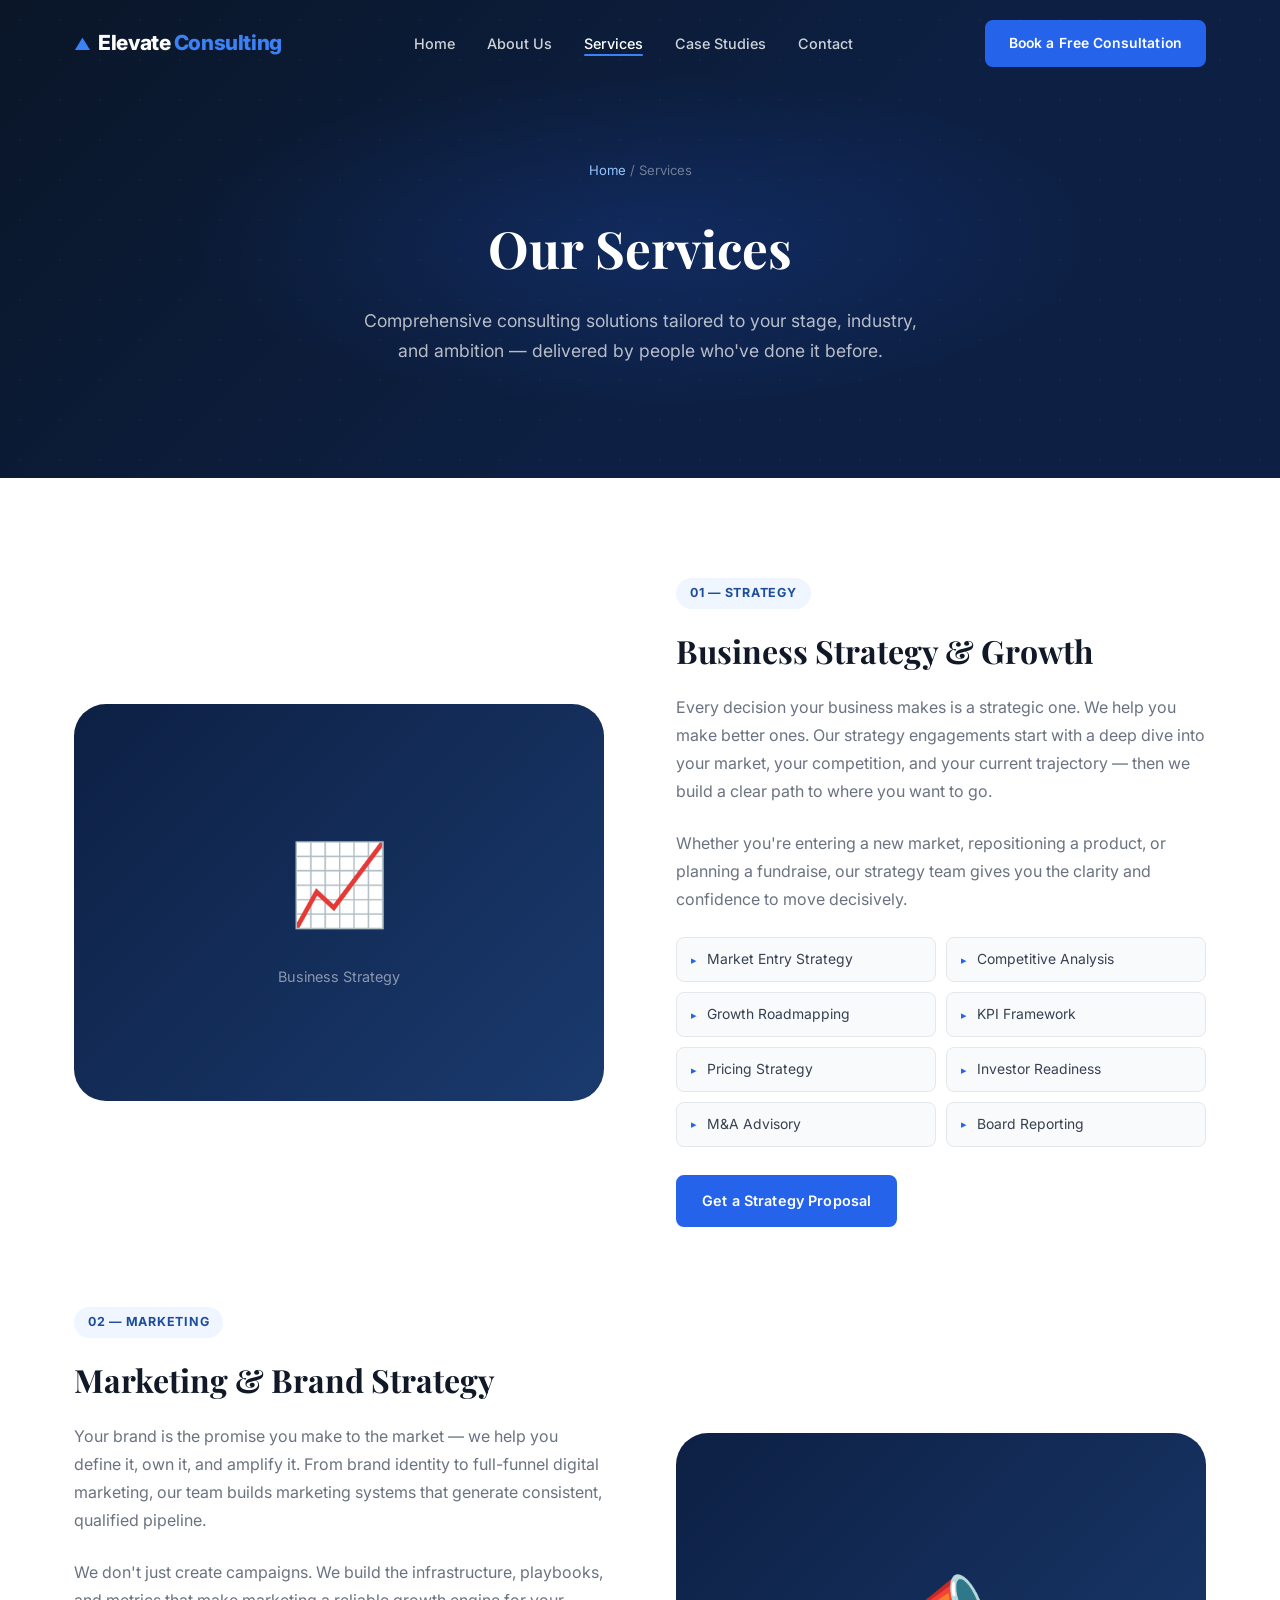
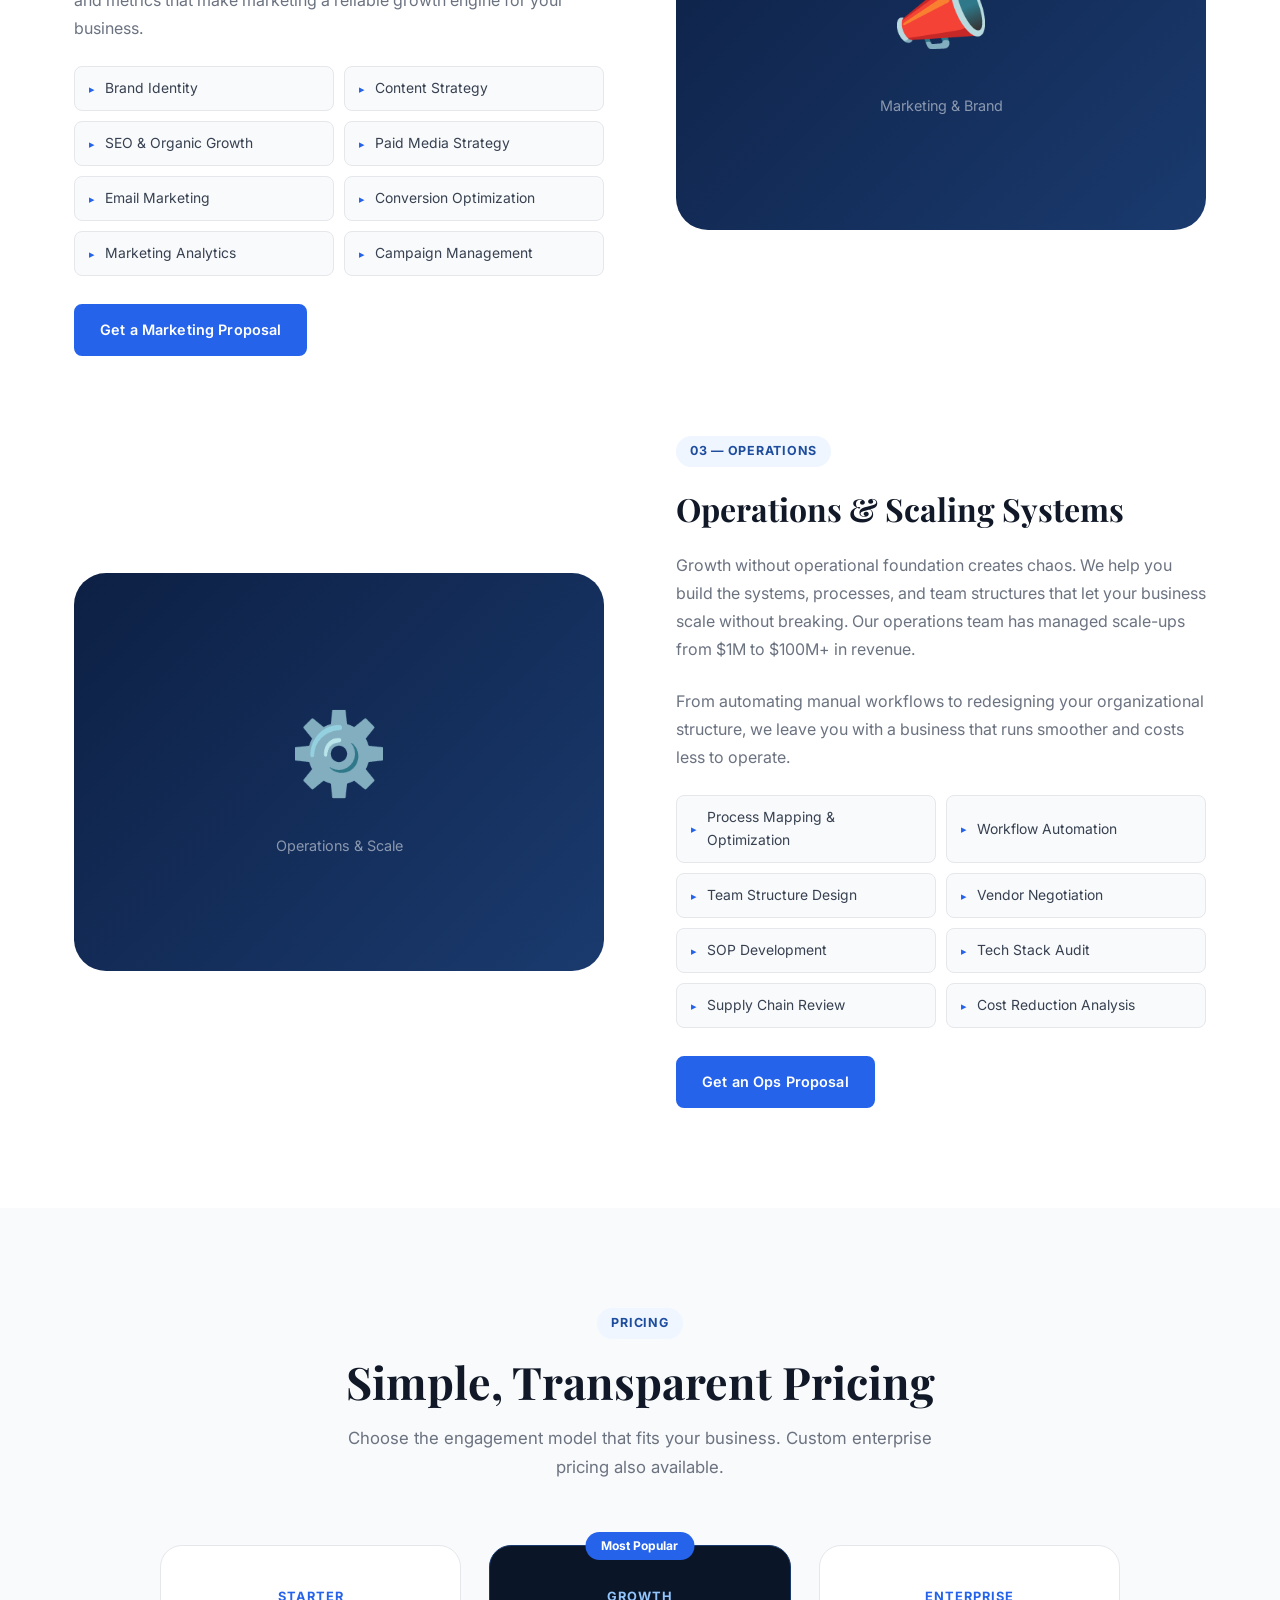
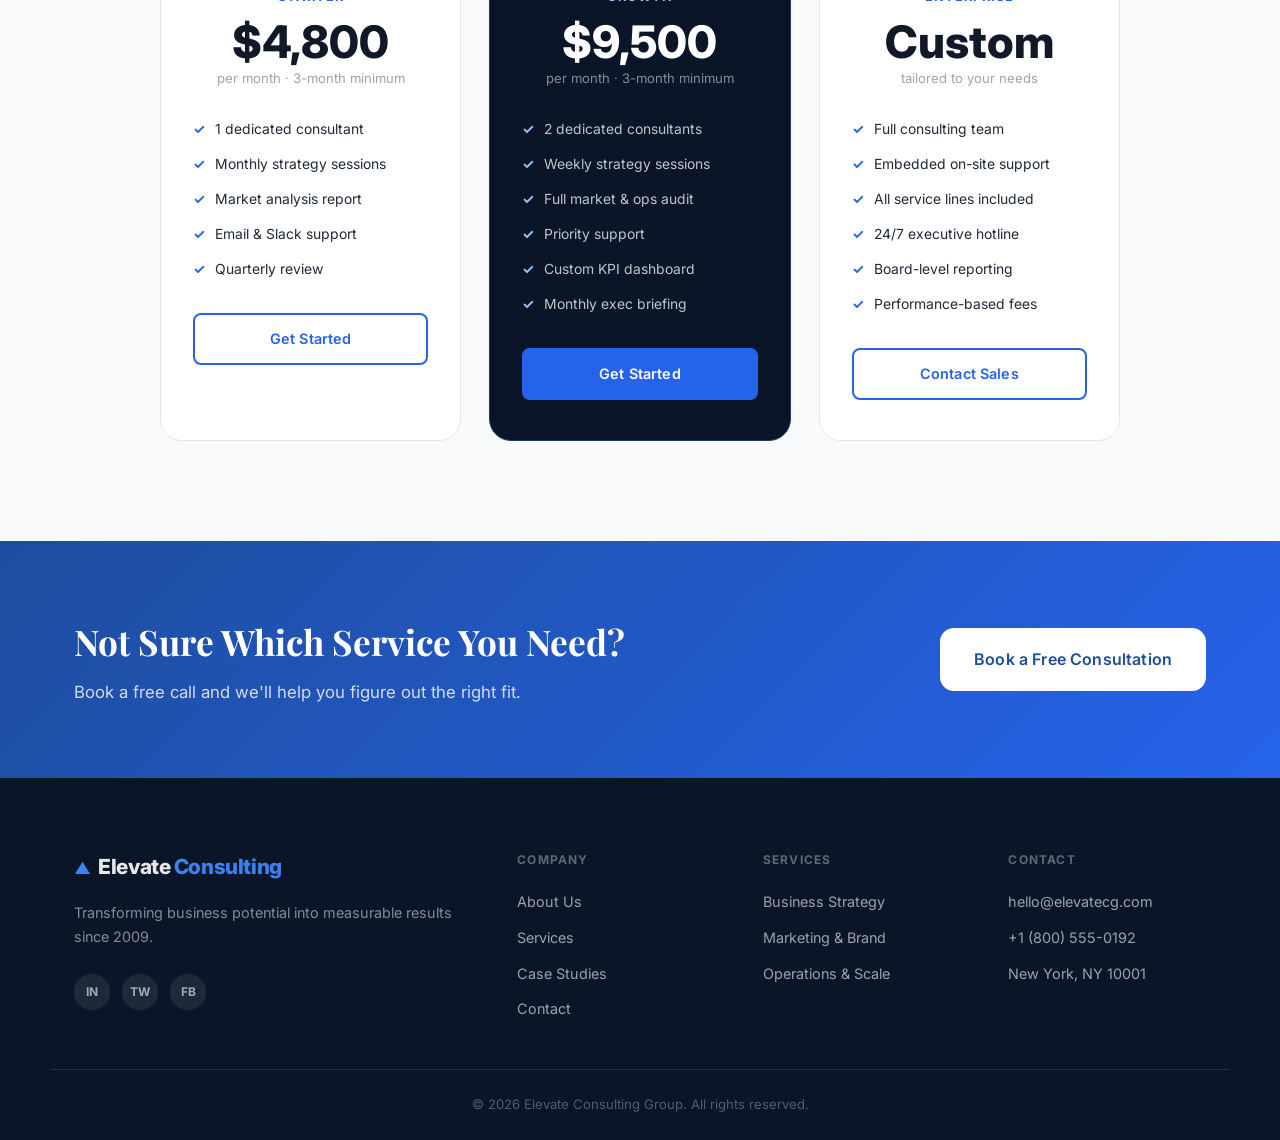
<file: services.html>
<!DOCTYPE html>
<html lang="en">
<head>
  <meta charset="UTF-8" />
  <meta name="viewport" content="width=device-width, initial-scale=1.0" />
  <title>Services — Elevate Consulting Group</title>
  <link rel="stylesheet" href="style.css" />
  <link rel="preconnect" href="https://fonts.googleapis.com" />
  <link href="https://fonts.googleapis.com/css2?family=Inter:wght@300;400;500;600;700;800&family=Playfair+Display:wght@600;700&display=swap" rel="stylesheet" />
</head>
<body>

  <!-- NAVBAR -->
  <nav class="navbar scrolled">
    <div class="container nav-inner">
      <a href="index.html" class="logo">
        <span class="logo-icon">▲</span>
        Elevate<span class="logo-accent"> Consulting</span>
      </a>
      <ul class="nav-links">
        <li><a href="index.html">Home</a></li>
        <li><a href="about.html">About Us</a></li>
        <li><a href="services.html" class="active">Services</a></li>
        <li><a href="casestudies.html">Case Studies</a></li>
        <li><a href="contact.html">Contact</a></li>
      </ul>
      <a href="contact.html" class="btn btn-primary nav-cta">Book a Free Consultation</a>
      <button class="hamburger" onclick="toggleMenu()">&#9776;</button>
    </div>
    <div class="mobile-menu" id="mobileMenu">
      <a href="index.html">Home</a>
      <a href="about.html">About Us</a>
      <a href="services.html">Services</a>
      <a href="casestudies.html">Case Studies</a>
      <a href="contact.html">Contact</a>
      <a href="contact.html" class="btn btn-primary">Book a Consultation</a>
    </div>
  </nav>

  <!-- PAGE HERO -->
  <section class="page-hero">
    <div class="container page-hero-content">
      <div class="breadcrumb"><a href="index.html">Home</a> / Services</div>
      <h1>Our Services</h1>
      <p>Comprehensive consulting solutions tailored to your stage, industry, and ambition — delivered by people who've done it before.</p>
    </div>
  </section>

  <!-- SERVICES DETAIL -->
  <section class="services-detail">
    <div class="container">
      <div class="services-alt-grid">

        <!-- Strategy -->
        <div class="service-detail-row">
          <div class="service-visual">
            <span class="big-icon">📈</span>
            <p>Business Strategy</p>
          </div>
          <div class="service-detail-text">
            <span class="section-tag">01 — Strategy</span>
            <h2>Business Strategy & Growth</h2>
            <p>Every decision your business makes is a strategic one. We help you make better ones. Our strategy engagements start with a deep dive into your market, your competition, and your current trajectory — then we build a clear path to where you want to go.</p>
            <p>Whether you're entering a new market, repositioning a product, or planning a fundraise, our strategy team gives you the clarity and confidence to move decisively.</p>
            <div class="deliverables-list">
              <div class="deliverable-item">Market Entry Strategy</div>
              <div class="deliverable-item">Competitive Analysis</div>
              <div class="deliverable-item">Growth Roadmapping</div>
              <div class="deliverable-item">KPI Framework</div>
              <div class="deliverable-item">Pricing Strategy</div>
              <div class="deliverable-item">Investor Readiness</div>
              <div class="deliverable-item">M&A Advisory</div>
              <div class="deliverable-item">Board Reporting</div>
            </div>
            <a href="contact.html" class="btn btn-primary">Get a Strategy Proposal</a>
          </div>
        </div>

        <!-- Marketing -->
        <div class="service-detail-row reverse">
          <div class="service-visual">
            <span class="big-icon">📣</span>
            <p>Marketing & Brand</p>
          </div>
          <div class="service-detail-text">
            <span class="section-tag">02 — Marketing</span>
            <h2>Marketing & Brand Strategy</h2>
            <p>Your brand is the promise you make to the market — we help you define it, own it, and amplify it. From brand identity to full-funnel digital marketing, our team builds marketing systems that generate consistent, qualified pipeline.</p>
            <p>We don't just create campaigns. We build the infrastructure, playbooks, and metrics that make marketing a reliable growth engine for your business.</p>
            <div class="deliverables-list">
              <div class="deliverable-item">Brand Identity</div>
              <div class="deliverable-item">Content Strategy</div>
              <div class="deliverable-item">SEO & Organic Growth</div>
              <div class="deliverable-item">Paid Media Strategy</div>
              <div class="deliverable-item">Email Marketing</div>
              <div class="deliverable-item">Conversion Optimization</div>
              <div class="deliverable-item">Marketing Analytics</div>
              <div class="deliverable-item">Campaign Management</div>
            </div>
            <a href="contact.html" class="btn btn-primary">Get a Marketing Proposal</a>
          </div>
        </div>

        <!-- Operations -->
        <div class="service-detail-row">
          <div class="service-visual">
            <span class="big-icon">⚙️</span>
            <p>Operations & Scale</p>
          </div>
          <div class="service-detail-text">
            <span class="section-tag">03 — Operations</span>
            <h2>Operations & Scaling Systems</h2>
            <p>Growth without operational foundation creates chaos. We help you build the systems, processes, and team structures that let your business scale without breaking. Our operations team has managed scale-ups from $1M to $100M+ in revenue.</p>
            <p>From automating manual workflows to redesigning your organizational structure, we leave you with a business that runs smoother and costs less to operate.</p>
            <div class="deliverables-list">
              <div class="deliverable-item">Process Mapping & Optimization</div>
              <div class="deliverable-item">Workflow Automation</div>
              <div class="deliverable-item">Team Structure Design</div>
              <div class="deliverable-item">Vendor Negotiation</div>
              <div class="deliverable-item">SOP Development</div>
              <div class="deliverable-item">Tech Stack Audit</div>
              <div class="deliverable-item">Supply Chain Review</div>
              <div class="deliverable-item">Cost Reduction Analysis</div>
            </div>
            <a href="contact.html" class="btn btn-primary">Get an Ops Proposal</a>
          </div>
        </div>

      </div>
    </div>
  </section>

  <!-- PRICING -->
  <section class="pricing-section">
    <div class="container">
      <div class="section-header">
        <span class="section-tag">Pricing</span>
        <h2 class="section-title">Simple, Transparent Pricing</h2>
        <p class="section-sub">Choose the engagement model that fits your business. Custom enterprise pricing also available.</p>
      </div>
      <div class="pricing-grid">
        <div class="pricing-card">
          <div class="pricing-tier">Starter</div>
          <div class="price">$4,800</div>
          <div class="price-note">per month · 3-month minimum</div>
          <ul class="pricing-features">
            <li>1 dedicated consultant</li>
            <li>Monthly strategy sessions</li>
            <li>Market analysis report</li>
            <li>Email & Slack support</li>
            <li>Quarterly review</li>
          </ul>
          <a href="contact.html" class="btn btn-ghost" style="width:100%;justify-content:center;">Get Started</a>
        </div>
        <div class="pricing-card popular">
          <div class="popular-badge">Most Popular</div>
          <div class="pricing-tier">Growth</div>
          <div class="price">$9,500</div>
          <div class="price-note">per month · 3-month minimum</div>
          <ul class="pricing-features">
            <li>2 dedicated consultants</li>
            <li>Weekly strategy sessions</li>
            <li>Full market & ops audit</li>
            <li>Priority support</li>
            <li>Custom KPI dashboard</li>
            <li>Monthly exec briefing</li>
          </ul>
          <a href="contact.html" class="btn btn-primary" style="width:100%;justify-content:center;">Get Started</a>
        </div>
        <div class="pricing-card">
          <div class="pricing-tier">Enterprise</div>
          <div class="price">Custom</div>
          <div class="price-note">tailored to your needs</div>
          <ul class="pricing-features">
            <li>Full consulting team</li>
            <li>Embedded on-site support</li>
            <li>All service lines included</li>
            <li>24/7 executive hotline</li>
            <li>Board-level reporting</li>
            <li>Performance-based fees</li>
          </ul>
          <a href="contact.html" class="btn btn-ghost" style="width:100%;justify-content:center;">Contact Sales</a>
        </div>
      </div>
    </div>
  </section>

  <!-- CTA BANNER -->
  <section class="cta-banner">
    <div class="container cta-inner">
      <div>
        <h2>Not Sure Which Service You Need?</h2>
        <p>Book a free call and we'll help you figure out the right fit.</p>
      </div>
      <a href="contact.html" class="btn btn-white btn-lg">Book a Free Consultation</a>
    </div>
  </section>

  <!-- FOOTER -->
  <footer class="footer">
    <div class="container footer-inner">
      <div class="footer-brand">
        <a href="index.html" class="logo logo-light">
          <span class="logo-icon">▲</span>
          Elevate<span class="logo-accent"> Consulting</span>
        </a>
        <p>Transforming business potential into measurable results since 2009.</p>
        <div class="socials">
          <a href="#">in</a><a href="#">tw</a><a href="#">fb</a>
        </div>
      </div>
      <div class="footer-links">
        <h4>Company</h4>
        <a href="about.html">About Us</a>
        <a href="services.html">Services</a>
        <a href="casestudies.html">Case Studies</a>
        <a href="contact.html">Contact</a>
      </div>
      <div class="footer-links">
        <h4>Services</h4>
        <a href="services.html">Business Strategy</a>
        <a href="services.html">Marketing & Brand</a>
        <a href="services.html">Operations & Scale</a>
      </div>
      <div class="footer-links">
        <h4>Contact</h4>
        <a href="#">hello@elevatecg.com</a>
        <a href="#">+1 (800) 555-0192</a>
        <a href="#">New York, NY 10001</a>
      </div>
    </div>
    <div class="footer-bottom">
      <p>© 2026 Elevate Consulting Group. All rights reserved.</p>
    </div>
  </footer>

  <script>
    function toggleMenu() {
      document.getElementById('mobileMenu').classList.toggle('open');
    }
    window.addEventListener('scroll', () => {
      document.querySelector('.navbar').classList.toggle('scrolled', window.scrollY > 40);
    });
  </script>
</body>
</html>
</file>
<file: style.css>
/* ============================================
   ELEVATE CONSULTING GROUP — MAIN STYLESHEET
   ============================================ */

/* ---- RESET & BASE ---- */
*, *::before, *::after { box-sizing: border-box; margin: 0; padding: 0; }

:root {
  --blue-900: #0a1628;
  --blue-800: #0d2044;
  --blue-700: #1a3a6e;
  --blue-600: #1e4d9e;
  --blue-500: #2563eb;
  --blue-400: #3b82f6;
  --blue-300: #93c5fd;
  --blue-100: #dbeafe;
  --blue-50:  #eff6ff;

  --gray-900: #111827;
  --gray-800: #1f2937;
  --gray-700: #374151;
  --gray-500: #6b7280;
  --gray-400: #9ca3af;
  --gray-200: #e5e7eb;
  --gray-100: #f3f4f6;
  --gray-50:  #f9fafb;

  --white: #ffffff;
  --accent: #f59e0b;

  --font-sans: 'Inter', sans-serif;
  --font-serif: 'Playfair Display', serif;

  --radius-sm: 8px;
  --radius-md: 14px;
  --radius-lg: 22px;
  --radius-xl: 32px;

  --shadow-sm: 0 1px 3px rgba(0,0,0,.08);
  --shadow-md: 0 4px 20px rgba(0,0,0,.10);
  --shadow-lg: 0 16px 48px rgba(0,0,0,.14);
  --shadow-blue: 0 8px 32px rgba(37,99,235,.25);
}

html { scroll-behavior: smooth; }
body {
  font-family: var(--font-sans);
  color: var(--gray-800);
  background: var(--white);
  line-height: 1.65;
  overflow-x: hidden;
}

a { text-decoration: none; color: inherit; }
ul { list-style: none; }
img { max-width: 100%; display: block; }

.container {
  max-width: 1180px;
  margin: 0 auto;
  padding: 0 24px;
}

/* ---- BUTTONS ---- */
.btn {
  display: inline-flex;
  align-items: center;
  gap: 8px;
  padding: 12px 24px;
  border-radius: var(--radius-sm);
  font-weight: 600;
  font-size: 0.9rem;
  letter-spacing: 0.01em;
  cursor: pointer;
  transition: all .2s ease;
  border: 2px solid transparent;
}
.btn-primary {
  background: var(--blue-500);
  color: var(--white);
  border-color: var(--blue-500);
}
.btn-primary:hover {
  background: var(--blue-600);
  border-color: var(--blue-600);
  transform: translateY(-1px);
  box-shadow: var(--shadow-blue);
}
.btn-outline {
  background: transparent;
  color: var(--white);
  border-color: rgba(255,255,255,.5);
}
.btn-outline:hover {
  background: rgba(255,255,255,.1);
  border-color: var(--white);
}
.btn-white {
  background: var(--white);
  color: var(--blue-600);
  border-color: var(--white);
}
.btn-white:hover {
  background: var(--blue-50);
  transform: translateY(-1px);
}
.btn-lg { padding: 16px 32px; font-size: 1rem; border-radius: var(--radius-md); }
.btn-ghost {
  background: transparent;
  color: var(--blue-500);
  border-color: var(--blue-200);
}
.btn-ghost:hover { background: var(--blue-50); }

/* ============================================
   NAVBAR
   ============================================ */
.navbar {
  position: fixed;
  top: 0; left: 0; right: 0;
  z-index: 1000;
  padding: 20px 0;
  transition: all .3s ease;
  background: transparent;
}
.navbar.scrolled {
  background: rgba(10, 22, 40, 0.97);
  backdrop-filter: blur(12px);
  padding: 14px 0;
  box-shadow: 0 4px 24px rgba(0,0,0,.25);
}
.nav-inner {
  display: flex;
  align-items: center;
  gap: 40px;
}
.logo {
  font-size: 1.3rem;
  font-weight: 800;
  color: var(--white);
  letter-spacing: -.02em;
  flex-shrink: 0;
}
.logo-icon {
  color: var(--blue-400);
  margin-right: 4px;
  font-size: 1rem;
}
.logo-accent { color: var(--blue-400); }
.logo-light { color: var(--gray-200); }

.nav-links {
  display: flex;
  align-items: center;
  gap: 32px;
  flex: 1;
  justify-content: center;
}
.nav-links a {
  color: rgba(255,255,255,.8);
  font-size: 0.9rem;
  font-weight: 500;
  position: relative;
  transition: color .2s;
}
.nav-links a:hover,
.nav-links a.active { color: var(--white); }
.nav-links a.active::after {
  content: '';
  position: absolute;
  bottom: -4px; left: 0; right: 0;
  height: 2px;
  background: var(--blue-400);
  border-radius: 2px;
}
.nav-cta { margin-left: auto; padding: 10px 22px; font-size: 0.87rem; }

.hamburger {
  display: none;
  background: none;
  border: none;
  color: var(--white);
  font-size: 1.5rem;
  cursor: pointer;
  margin-left: auto;
}
.mobile-menu {
  display: none;
  flex-direction: column;
  gap: 16px;
  padding: 20px 24px;
  background: var(--blue-900);
  border-top: 1px solid rgba(255,255,255,.1);
}
.mobile-menu a {
  color: rgba(255,255,255,.85);
  font-size: 1rem;
  font-weight: 500;
}
.mobile-menu.open { display: flex; }

/* ============================================
   HERO
   ============================================ */
.hero {
  position: relative;
  min-height: 100vh;
  display: flex;
  align-items: center;
  overflow: hidden;
  background: var(--blue-900);
}
.hero-bg {
  position: absolute;
  inset: 0;
  background:
    radial-gradient(ellipse 60% 60% at 70% 40%, rgba(37,99,235,.22) 0%, transparent 70%),
    radial-gradient(ellipse 40% 40% at 10% 80%, rgba(14,165,233,.12) 0%, transparent 60%),
    linear-gradient(135deg, #0a1628 0%, #0d2044 50%, #0a1628 100%);
}
.hero-bg::after {
  content: '';
  position: absolute;
  inset: 0;
  background-image:
    radial-gradient(circle, rgba(255,255,255,.04) 1px, transparent 1px);
  background-size: 40px 40px;
}
.hero-content {
  position: relative;
  z-index: 2;
  max-width: 780px;
  padding-top: 120px;
  padding-bottom: 80px;
}
.hero-badge {
  display: inline-flex;
  align-items: center;
  gap: 8px;
  background: rgba(37,99,235,.2);
  border: 1px solid rgba(59,130,246,.3);
  color: var(--blue-300);
  padding: 6px 16px;
  border-radius: 100px;
  font-size: 0.82rem;
  font-weight: 600;
  letter-spacing: .04em;
  text-transform: uppercase;
  margin-bottom: 28px;
}
.hero-badge::before {
  content: '●';
  color: var(--blue-400);
  font-size: 0.6rem;
  animation: pulse 2s infinite;
}
@keyframes pulse {
  0%, 100% { opacity: 1; }
  50% { opacity: .3; }
}
.hero-title {
  font-family: var(--font-serif);
  font-size: clamp(2.4rem, 5vw, 4rem);
  font-weight: 700;
  color: var(--white);
  line-height: 1.15;
  margin-bottom: 24px;
}
.highlight {
  color: var(--blue-400);
  position: relative;
}
.hero-sub {
  font-size: 1.15rem;
  color: rgba(255,255,255,.7);
  max-width: 580px;
  margin-bottom: 40px;
  line-height: 1.75;
}
.hero-actions {
  display: flex;
  gap: 16px;
  flex-wrap: wrap;
  margin-bottom: 60px;
}
.hero-stats {
  display: flex;
  align-items: center;
  gap: 0;
  background: rgba(255,255,255,.06);
  border: 1px solid rgba(255,255,255,.1);
  border-radius: var(--radius-lg);
  padding: 24px 32px;
  width: fit-content;
  backdrop-filter: blur(8px);
}
.stat {
  display: flex;
  flex-direction: column;
  align-items: center;
  padding: 0 32px;
}
.stat-num {
  font-size: 1.8rem;
  font-weight: 800;
  color: var(--white);
  line-height: 1;
}
.stat-label {
  font-size: 0.78rem;
  color: rgba(255,255,255,.55);
  margin-top: 4px;
  font-weight: 500;
  text-transform: uppercase;
  letter-spacing: .04em;
}
.stat-divider {
  width: 1px;
  height: 40px;
  background: rgba(255,255,255,.15);
}
.hero-scroll {
  position: absolute;
  bottom: 32px;
  left: 50%;
  transform: translateX(-50%);
  display: flex;
  flex-direction: column;
  align-items: center;
  gap: 10px;
  color: rgba(255,255,255,.4);
  font-size: 0.75rem;
  letter-spacing: .08em;
  text-transform: uppercase;
}
.scroll-line {
  width: 1px;
  height: 40px;
  background: linear-gradient(to bottom, rgba(255,255,255,.4), transparent);
  animation: scrollAnim 2s infinite;
}
@keyframes scrollAnim {
  0% { opacity: 1; transform: scaleY(1); }
  100% { opacity: 0; transform: scaleY(0.5); }
}

/* ============================================
   TRUSTED BY
   ============================================ */
.trusted {
  background: var(--gray-50);
  border-top: 1px solid var(--gray-200);
  border-bottom: 1px solid var(--gray-200);
  padding: 32px 0;
}
.trusted .container { display: flex; align-items: center; gap: 40px; }
.trusted-label {
  font-size: 0.8rem;
  font-weight: 600;
  text-transform: uppercase;
  letter-spacing: .08em;
  color: var(--gray-400);
  white-space: nowrap;
  flex-shrink: 0;
}
.logo-strip {
  display: flex;
  align-items: center;
  gap: 48px;
  flex-wrap: wrap;
}
.logo-strip span {
  font-weight: 700;
  font-size: 0.95rem;
  color: var(--gray-400);
  letter-spacing: -.01em;
  text-transform: uppercase;
  font-size: 0.85rem;
}

/* ============================================
   SECTIONS COMMON
   ============================================ */
.section { padding: 100px 0; }
.section-header {
  text-align: center;
  max-width: 620px;
  margin: 0 auto 64px;
}
.section-tag {
  display: inline-block;
  background: var(--blue-50);
  color: var(--blue-600);
  padding: 5px 14px;
  border-radius: 100px;
  font-size: 0.78rem;
  font-weight: 700;
  letter-spacing: .06em;
  text-transform: uppercase;
  margin-bottom: 16px;
}
.section-title {
  font-family: var(--font-serif);
  font-size: clamp(1.8rem, 3.5vw, 2.8rem);
  font-weight: 700;
  color: var(--gray-900);
  line-height: 1.2;
  margin-bottom: 16px;
}
.section-sub {
  font-size: 1.05rem;
  color: var(--gray-500);
  line-height: 1.7;
}

/* ============================================
   SERVICES
   ============================================ */
.services-section { background: var(--white); }
.services-grid {
  display: grid;
  grid-template-columns: repeat(3, 1fr);
  gap: 28px;
}
.service-card {
  background: var(--white);
  border: 1.5px solid var(--gray-200);
  border-radius: var(--radius-lg);
  padding: 40px 36px;
  transition: all .25s ease;
  position: relative;
  overflow: hidden;
}
.service-card::before {
  content: '';
  position: absolute;
  top: 0; left: 0; right: 0;
  height: 4px;
  background: var(--gray-200);
  transition: background .25s;
}
.service-card:hover {
  border-color: var(--blue-200);
  box-shadow: var(--shadow-lg);
  transform: translateY(-4px);
}
.service-card:hover::before { background: var(--blue-500); }
.service-card.featured {
  background: var(--blue-900);
  border-color: var(--blue-800);
}
.service-card.featured::before { background: var(--blue-400); }
.service-card.featured h3 { color: var(--white); }
.service-card.featured p { color: rgba(255,255,255,.65); }
.service-card.featured .card-list li { color: rgba(255,255,255,.7); }
.service-card.featured .card-list li::before { color: var(--blue-400); }
.service-card.featured .card-link { color: var(--blue-300); }
.card-icon {
  font-size: 2.4rem;
  margin-bottom: 24px;
}
.service-card h3 {
  font-size: 1.3rem;
  font-weight: 700;
  color: var(--gray-900);
  margin-bottom: 14px;
}
.service-card p {
  color: var(--gray-500);
  font-size: 0.95rem;
  line-height: 1.7;
  margin-bottom: 24px;
}
.card-list {
  display: flex;
  flex-direction: column;
  gap: 10px;
  margin-bottom: 28px;
}
.card-list li {
  font-size: 0.88rem;
  color: var(--gray-600, #4b5563);
  padding-left: 20px;
  position: relative;
}
.card-list li::before {
  content: '✓';
  position: absolute;
  left: 0;
  color: var(--blue-500);
  font-weight: 700;
}
.card-link {
  font-size: 0.88rem;
  font-weight: 600;
  color: var(--blue-500);
  transition: gap .2s;
  display: inline-flex;
  align-items: center;
  gap: 4px;
}
.card-link:hover { gap: 8px; }

/* ============================================
   HOW IT WORKS
   ============================================ */
.how-section { background: var(--gray-50); }
.steps-grid {
  display: flex;
  align-items: flex-start;
  justify-content: center;
  gap: 0;
}
.step {
  flex: 1;
  max-width: 240px;
  text-align: center;
  padding: 32px 24px;
  background: var(--white);
  border: 1.5px solid var(--gray-200);
  border-radius: var(--radius-md);
  transition: all .2s;
}
.step:hover {
  border-color: var(--blue-300);
  box-shadow: var(--shadow-md);
}
.step-num {
  font-size: 2.5rem;
  font-weight: 800;
  color: var(--blue-100);
  font-family: var(--font-serif);
  line-height: 1;
  margin-bottom: 16px;
}
.step h4 {
  font-size: 1rem;
  font-weight: 700;
  color: var(--gray-900);
  margin-bottom: 10px;
}
.step p {
  font-size: 0.875rem;
  color: var(--gray-500);
  line-height: 1.65;
}
.step-arrow {
  font-size: 1.5rem;
  color: var(--gray-300);
  padding: 0 8px;
  padding-top: 48px;
  flex-shrink: 0;
}

/* ============================================
   CASE STUDIES
   ============================================ */
.cases-section { background: var(--white); }
.cases-grid {
  display: grid;
  grid-template-columns: repeat(3, 1fr);
  gap: 28px;
}
.case-card {
  background: var(--gray-50);
  border: 1.5px solid var(--gray-200);
  border-radius: var(--radius-lg);
  padding: 36px 32px;
  transition: all .25s ease;
}
.case-card:hover {
  border-color: var(--blue-300);
  box-shadow: var(--shadow-lg);
  transform: translateY(-4px);
  background: var(--white);
}
.case-tag {
  display: inline-block;
  background: var(--blue-50);
  color: var(--blue-600);
  padding: 4px 12px;
  border-radius: 100px;
  font-size: 0.75rem;
  font-weight: 700;
  letter-spacing: .05em;
  text-transform: uppercase;
  margin-bottom: 16px;
}
.case-card h3 {
  font-size: 1.1rem;
  font-weight: 700;
  color: var(--gray-900);
  margin-bottom: 12px;
  line-height: 1.35;
}
.case-card p {
  font-size: 0.9rem;
  color: var(--gray-500);
  line-height: 1.7;
  margin-bottom: 20px;
}
.case-metrics {
  display: flex;
  gap: 20px;
  flex-wrap: wrap;
  margin-bottom: 20px;
  padding: 16px;
  background: var(--white);
  border-radius: var(--radius-sm);
  border: 1px solid var(--gray-200);
}
.case-metrics span {
  font-size: 0.82rem;
  color: var(--gray-500);
  display: flex;
  flex-direction: column;
  gap: 2px;
}
.case-metrics strong {
  font-size: 1.1rem;
  color: var(--blue-600);
  font-weight: 800;
  display: block;
}

/* ============================================
   TESTIMONIALS
   ============================================ */
.testimonials-section {
  background: linear-gradient(135deg, var(--blue-900) 0%, #0d2044 100%);
  padding: 100px 0;
}
.testimonials-section .section-tag {
  background: rgba(37,99,235,.2);
  color: var(--blue-300);
  border: 1px solid rgba(59,130,246,.3);
}
.testimonials-section .section-title { color: var(--white); }
.testimonials-section .section-sub { color: rgba(255,255,255,.6); }
.testimonials-grid {
  display: grid;
  grid-template-columns: repeat(3, 1fr);
  gap: 28px;
}
.testimonial-card {
  background: rgba(255,255,255,.06);
  border: 1px solid rgba(255,255,255,.1);
  border-radius: var(--radius-lg);
  padding: 40px 36px;
  backdrop-filter: blur(8px);
  transition: all .25s;
}
.testimonial-card:hover {
  background: rgba(255,255,255,.1);
  border-color: rgba(255,255,255,.2);
  transform: translateY(-4px);
}
.testimonial-card.featured-testimonial {
  background: var(--blue-500);
  border-color: var(--blue-400);
}
.stars {
  color: var(--accent);
  font-size: 1rem;
  letter-spacing: 2px;
  margin-bottom: 20px;
}
.testimonial-text {
  font-size: 0.97rem;
  color: rgba(255,255,255,.85);
  line-height: 1.75;
  font-style: italic;
  margin-bottom: 28px;
}
.testimonial-author {
  display: flex;
  align-items: center;
  gap: 14px;
}
.author-avatar {
  width: 46px;
  height: 46px;
  border-radius: 50%;
  background: rgba(255,255,255,.15);
  display: flex;
  align-items: center;
  justify-content: center;
  font-weight: 700;
  font-size: 0.82rem;
  color: var(--white);
  flex-shrink: 0;
  border: 2px solid rgba(255,255,255,.2);
}
.testimonial-author strong {
  display: block;
  font-size: 0.92rem;
  color: var(--white);
  font-weight: 700;
}
.testimonial-author span {
  font-size: 0.8rem;
  color: rgba(255,255,255,.55);
}

/* ============================================
   CTA BANNER
   ============================================ */
.cta-banner {
  background: linear-gradient(135deg, var(--blue-600) 0%, var(--blue-500) 100%);
  padding: 72px 0;
}
.cta-inner {
  display: flex;
  align-items: center;
  justify-content: space-between;
  gap: 40px;
  flex-wrap: wrap;
}
.cta-inner h2 {
  font-family: var(--font-serif);
  font-size: clamp(1.6rem, 3vw, 2.2rem);
  color: var(--white);
  font-weight: 700;
  margin-bottom: 8px;
}
.cta-inner p { color: rgba(255,255,255,.8); font-size: 1.05rem; }

/* ============================================
   FOOTER
   ============================================ */
.footer {
  background: var(--blue-900);
  padding: 72px 0 0;
}
.footer-inner {
  display: grid;
  grid-template-columns: 2fr 1fr 1fr 1fr;
  gap: 48px;
  padding-bottom: 48px;
  border-bottom: 1px solid rgba(255,255,255,.1);
}
.footer-brand p {
  font-size: 0.9rem;
  color: rgba(255,255,255,.5);
  margin-top: 16px;
  margin-bottom: 24px;
  line-height: 1.7;
}
.socials {
  display: flex;
  gap: 12px;
}
.socials a {
  width: 36px;
  height: 36px;
  border-radius: 50%;
  background: rgba(255,255,255,.08);
  display: flex;
  align-items: center;
  justify-content: center;
  color: rgba(255,255,255,.6);
  font-size: 0.75rem;
  font-weight: 700;
  text-transform: uppercase;
  transition: all .2s;
}
.socials a:hover { background: var(--blue-500); color: var(--white); }
.footer-links { display: flex; flex-direction: column; gap: 12px; }
.footer-links h4 {
  color: rgba(255,255,255,.35);
  font-size: 0.75rem;
  font-weight: 700;
  letter-spacing: .1em;
  text-transform: uppercase;
  margin-bottom: 8px;
}
.footer-links a {
  color: rgba(255,255,255,.6);
  font-size: 0.9rem;
  transition: color .2s;
}
.footer-links a:hover { color: var(--white); }
.footer-bottom {
  padding: 24px 0;
  text-align: center;
}
.footer-bottom p {
  font-size: 0.82rem;
  color: rgba(255,255,255,.3);
}

/* ============================================
   PAGE HERO (inner pages)
   ============================================ */
.page-hero {
  background: linear-gradient(135deg, var(--blue-900) 0%, #0d2044 60%, var(--blue-800) 100%);
  padding: 160px 0 80px;
  text-align: center;
  position: relative;
  overflow: hidden;
}
.page-hero::before {
  content: '';
  position: absolute;
  inset: 0;
  background:
    radial-gradient(ellipse 50% 50% at 50% 50%, rgba(37,99,235,.18) 0%, transparent 70%),
    radial-gradient(circle, rgba(255,255,255,.03) 1px, transparent 1px);
  background-size: auto, 40px 40px;
}
.page-hero-content { position: relative; z-index: 1; }
.page-hero h1 {
  font-family: var(--font-serif);
  font-size: clamp(2rem, 4vw, 3.2rem);
  color: var(--white);
  font-weight: 700;
  margin-bottom: 16px;
}
.page-hero p {
  font-size: 1.1rem;
  color: rgba(255,255,255,.7);
  max-width: 560px;
  margin: 0 auto 32px;
  line-height: 1.7;
}
.breadcrumb {
  font-size: 0.82rem;
  color: rgba(255,255,255,.4);
  margin-bottom: 24px;
}
.breadcrumb a { color: var(--blue-300); }
.breadcrumb a:hover { color: var(--white); }

/* ============================================
   ABOUT PAGE
   ============================================ */
.about-intro {
  padding: 100px 0;
  background: var(--white);
}
.about-grid {
  display: grid;
  grid-template-columns: 1fr 1fr;
  gap: 80px;
  align-items: center;
}
.about-visual {
  position: relative;
}
.about-img-placeholder {
  background: linear-gradient(135deg, var(--blue-800) 0%, var(--blue-700) 100%);
  border-radius: var(--radius-xl);
  aspect-ratio: 4/3;
  display: flex;
  flex-direction: column;
  align-items: center;
  justify-content: center;
  gap: 12px;
}
.about-img-placeholder .big-icon {
  font-size: 4rem;
}
.about-img-placeholder p {
  color: rgba(255,255,255,.6);
  font-size: 0.9rem;
}
.about-badge-float {
  position: absolute;
  bottom: -20px;
  right: -20px;
  background: var(--white);
  border-radius: var(--radius-md);
  padding: 20px 24px;
  box-shadow: var(--shadow-lg);
  border: 1.5px solid var(--gray-200);
  text-align: center;
}
.about-badge-float strong {
  display: block;
  font-size: 1.8rem;
  font-weight: 800;
  color: var(--blue-600);
}
.about-badge-float span {
  font-size: 0.8rem;
  color: var(--gray-500);
  font-weight: 500;
}
.about-text h2 {
  font-family: var(--font-serif);
  font-size: clamp(1.7rem, 3vw, 2.4rem);
  font-weight: 700;
  color: var(--gray-900);
  line-height: 1.25;
  margin-bottom: 20px;
}
.about-text p {
  color: var(--gray-500);
  line-height: 1.75;
  margin-bottom: 16px;
}
.values-list {
  display: flex;
  flex-direction: column;
  gap: 14px;
  margin: 28px 0;
}
.value-item {
  display: flex;
  align-items: flex-start;
  gap: 14px;
  padding: 16px 20px;
  background: var(--gray-50);
  border-radius: var(--radius-sm);
  border-left: 3px solid var(--blue-400);
}
.value-icon { font-size: 1.2rem; flex-shrink: 0; }
.value-item h4 {
  font-size: 0.92rem;
  font-weight: 700;
  color: var(--gray-900);
  margin-bottom: 4px;
}
.value-item p { font-size: 0.85rem; color: var(--gray-500); margin: 0; }

/* Team */
.team-section { background: var(--gray-50); padding: 100px 0; }
.team-grid {
  display: grid;
  grid-template-columns: repeat(4, 1fr);
  gap: 28px;
}
.team-card {
  background: var(--white);
  border: 1.5px solid var(--gray-200);
  border-radius: var(--radius-lg);
  overflow: hidden;
  transition: all .25s;
  text-align: center;
}
.team-card:hover { box-shadow: var(--shadow-lg); transform: translateY(-4px); }
.team-avatar {
  background: linear-gradient(135deg, var(--blue-700) 0%, var(--blue-500) 100%);
  padding: 40px 0 20px;
  font-size: 2.4rem;
}
.team-info { padding: 20px 16px; }
.team-info h4 { font-size: 1rem; font-weight: 700; color: var(--gray-900); }
.team-info span {
  font-size: 0.82rem;
  color: var(--blue-500);
  font-weight: 600;
  display: block;
  margin: 4px 0 10px;
}
.team-info p { font-size: 0.82rem; color: var(--gray-500); line-height: 1.6; }

/* ============================================
   SERVICES PAGE
   ============================================ */
.services-detail { padding: 100px 0; }
.services-alt-grid { display: flex; flex-direction: column; gap: 80px; }
.service-detail-row {
  display: grid;
  grid-template-columns: 1fr 1fr;
  gap: 72px;
  align-items: center;
}
.service-detail-row.reverse { direction: rtl; }
.service-detail-row.reverse > * { direction: ltr; }
.service-visual {
  background: linear-gradient(135deg, var(--blue-800) 0%, var(--blue-700) 100%);
  border-radius: var(--radius-xl);
  aspect-ratio: 4/3;
  display: flex;
  flex-direction: column;
  align-items: center;
  justify-content: center;
  gap: 16px;
}
.service-visual .big-icon { font-size: 5rem; }
.service-visual p { color: rgba(255,255,255,.5); font-size: 0.9rem; }
.service-detail-text h2 {
  font-family: var(--font-serif);
  font-size: clamp(1.6rem, 2.5vw, 2.2rem);
  font-weight: 700;
  color: var(--gray-900);
  margin-bottom: 16px;
}
.service-detail-text p {
  color: var(--gray-500);
  line-height: 1.75;
  margin-bottom: 24px;
}
.deliverables-list {
  display: grid;
  grid-template-columns: 1fr 1fr;
  gap: 10px;
  margin-bottom: 28px;
}
.deliverable-item {
  display: flex;
  align-items: center;
  gap: 10px;
  font-size: 0.87rem;
  color: var(--gray-700);
  padding: 10px 14px;
  background: var(--gray-50);
  border-radius: var(--radius-sm);
  border: 1px solid var(--gray-200);
}
.deliverable-item::before {
  content: '▸';
  color: var(--blue-500);
  font-size: 0.7rem;
}

/* Pricing */
.pricing-section { background: var(--gray-50); padding: 100px 0; }
.pricing-grid {
  display: grid;
  grid-template-columns: repeat(3, 1fr);
  gap: 28px;
  max-width: 960px;
  margin: 0 auto;
}
.pricing-card {
  background: var(--white);
  border: 1.5px solid var(--gray-200);
  border-radius: var(--radius-lg);
  padding: 40px 32px;
  text-align: center;
  position: relative;
  transition: all .25s;
}
.pricing-card:hover { box-shadow: var(--shadow-lg); transform: translateY(-4px); }
.pricing-card.popular {
  background: var(--blue-900);
  border-color: var(--blue-700);
}
.popular-badge {
  position: absolute;
  top: -14px;
  left: 50%;
  transform: translateX(-50%);
  background: var(--blue-500);
  color: var(--white);
  padding: 4px 16px;
  border-radius: 100px;
  font-size: 0.75rem;
  font-weight: 700;
  white-space: nowrap;
}
.pricing-tier {
  font-size: 0.8rem;
  font-weight: 700;
  text-transform: uppercase;
  letter-spacing: .08em;
  color: var(--blue-500);
  margin-bottom: 12px;
}
.pricing-card.popular .pricing-tier { color: var(--blue-300); }
.price {
  font-size: 2.8rem;
  font-weight: 800;
  color: var(--gray-900);
  line-height: 1;
  margin-bottom: 4px;
}
.pricing-card.popular .price { color: var(--white); }
.price-note {
  font-size: 0.82rem;
  color: var(--gray-400);
  margin-bottom: 28px;
}
.pricing-card.popular .price-note { color: rgba(255,255,255,.5); }
.pricing-features {
  display: flex;
  flex-direction: column;
  gap: 12px;
  text-align: left;
  margin-bottom: 32px;
}
.pricing-features li {
  font-size: 0.87rem;
  color: var(--gray-600);
  padding-left: 22px;
  position: relative;
}
.pricing-card.popular .pricing-features li { color: rgba(255,255,255,.75); }
.pricing-features li::before {
  content: '✓';
  position: absolute;
  left: 0;
  color: var(--blue-500);
  font-weight: 700;
}
.pricing-card.popular .pricing-features li::before { color: var(--blue-300); }

/* ============================================
   CASE STUDIES PAGE
   ============================================ */
.case-studies-grid { padding: 100px 0; }
.cs-filters {
  display: flex;
  gap: 10px;
  justify-content: center;
  margin-bottom: 48px;
  flex-wrap: wrap;
}
.cs-filter-btn {
  padding: 8px 20px;
  border-radius: 100px;
  border: 1.5px solid var(--gray-200);
  background: var(--white);
  font-size: 0.85rem;
  font-weight: 600;
  color: var(--gray-500);
  cursor: pointer;
  transition: all .2s;
}
.cs-filter-btn:hover,
.cs-filter-btn.active {
  background: var(--blue-500);
  border-color: var(--blue-500);
  color: var(--white);
}
.cs-main-grid {
  display: grid;
  grid-template-columns: repeat(2, 1fr);
  gap: 32px;
}
.cs-card {
  background: var(--white);
  border: 1.5px solid var(--gray-200);
  border-radius: var(--radius-lg);
  overflow: hidden;
  transition: all .25s;
}
.cs-card:hover { box-shadow: var(--shadow-lg); transform: translateY(-4px); }
.cs-card-visual {
  background: linear-gradient(135deg, var(--blue-800) 0%, var(--blue-600) 100%);
  padding: 48px;
  display: flex;
  flex-direction: column;
  gap: 12px;
}
.cs-card-visual .case-tag { align-self: flex-start; background: rgba(255,255,255,.15); color: var(--white); }
.cs-card-visual h3 { font-size: 1.3rem; font-weight: 700; color: var(--white); line-height: 1.3; }
.cs-card-body { padding: 32px; }
.cs-card-body p { color: var(--gray-500); font-size: 0.93rem; line-height: 1.7; margin-bottom: 20px; }
.cs-card-body .case-metrics { margin-bottom: 20px; background: var(--gray-50); }

/* ============================================
   CONTACT PAGE
   ============================================ */
.contact-section { padding: 100px 0; background: var(--white); }
.contact-layout {
  display: grid;
  grid-template-columns: 1fr 1.6fr;
  gap: 72px;
  align-items: start;
}
.contact-info h2 {
  font-family: var(--font-serif);
  font-size: 2rem;
  font-weight: 700;
  color: var(--gray-900);
  margin-bottom: 16px;
}
.contact-info p { color: var(--gray-500); line-height: 1.75; margin-bottom: 36px; }
.contact-details { display: flex; flex-direction: column; gap: 20px; }
.contact-item {
  display: flex;
  align-items: flex-start;
  gap: 16px;
  padding: 18px 20px;
  background: var(--gray-50);
  border-radius: var(--radius-sm);
  border: 1px solid var(--gray-200);
}
.contact-item-icon {
  width: 40px;
  height: 40px;
  border-radius: var(--radius-sm);
  background: var(--blue-50);
  display: flex;
  align-items: center;
  justify-content: center;
  font-size: 1.1rem;
  flex-shrink: 0;
}
.contact-item-text strong {
  display: block;
  font-size: 0.82rem;
  font-weight: 700;
  color: var(--gray-900);
  text-transform: uppercase;
  letter-spacing: .04em;
  margin-bottom: 4px;
}
.contact-item-text span { font-size: 0.92rem; color: var(--gray-500); }

/* Contact Form */
.contact-form-card {
  background: var(--white);
  border: 1.5px solid var(--gray-200);
  border-radius: var(--radius-xl);
  padding: 48px 44px;
  box-shadow: var(--shadow-md);
}
.form-header { margin-bottom: 32px; }
.form-header h3 {
  font-size: 1.4rem;
  font-weight: 700;
  color: var(--gray-900);
  margin-bottom: 8px;
}
.form-header p { font-size: 0.9rem; color: var(--gray-500); }
.form-grid {
  display: grid;
  grid-template-columns: 1fr 1fr;
  gap: 20px;
}
.form-group {
  display: flex;
  flex-direction: column;
  gap: 8px;
}
.form-group.full { grid-column: 1 / -1; }
.form-group label {
  font-size: 0.83rem;
  font-weight: 600;
  color: var(--gray-700);
  letter-spacing: .01em;
}
.form-group input,
.form-group select,
.form-group textarea {
  padding: 12px 16px;
  border: 1.5px solid var(--gray-200);
  border-radius: var(--radius-sm);
  font-family: var(--font-sans);
  font-size: 0.93rem;
  color: var(--gray-800);
  background: var(--white);
  transition: border-color .2s, box-shadow .2s;
  outline: none;
}
.form-group input:focus,
.form-group select:focus,
.form-group textarea:focus {
  border-color: var(--blue-400);
  box-shadow: 0 0 0 3px rgba(59,130,246,.15);
}
.form-group textarea { resize: vertical; min-height: 130px; }
.form-submit { margin-top: 24px; width: 100%; justify-content: center; padding: 16px; font-size: 1rem; }

/* ============================================
   RESPONSIVE
   ============================================ */
@media (max-width: 1024px) {
  .services-grid,
  .testimonials-grid,
  .cases-grid { grid-template-columns: repeat(2, 1fr); }
  .footer-inner { grid-template-columns: 1fr 1fr; }
  .team-grid { grid-template-columns: repeat(2, 1fr); }
  .pricing-grid { grid-template-columns: 1fr; max-width: 400px; }
  .cs-main-grid { grid-template-columns: 1fr; }
}

@media (max-width: 768px) {
  .nav-links, .nav-cta { display: none; }
  .hamburger { display: block; }
  .services-grid,
  .testimonials-grid,
  .cases-grid { grid-template-columns: 1fr; }
  .steps-grid { flex-direction: column; align-items: center; }
  .step-arrow { transform: rotate(90deg); padding: 0; }
  .hero-stats { flex-direction: column; padding: 20px 24px; }
  .stat-divider { width: 80px; height: 1px; }
  .about-grid,
  .service-detail-row,
  .contact-layout { grid-template-columns: 1fr; }
  .service-detail-row.reverse { direction: ltr; }
  .cta-inner { flex-direction: column; text-align: center; }
  .footer-inner { grid-template-columns: 1fr; }
  .form-grid { grid-template-columns: 1fr; }
  .team-grid { grid-template-columns: repeat(2, 1fr); }
  .deliverables-list { grid-template-columns: 1fr; }
  .trusted .container { flex-direction: column; align-items: flex-start; gap: 16px; }
  .hero-scroll { display: none; }
}

@media (max-width: 480px) {
  .hero-actions { flex-direction: column; }
  .hero-actions .btn { width: 100%; justify-content: center; }
  .team-grid { grid-template-columns: 1fr; }
  .stat { padding: 0 16px; }
}
</file>
